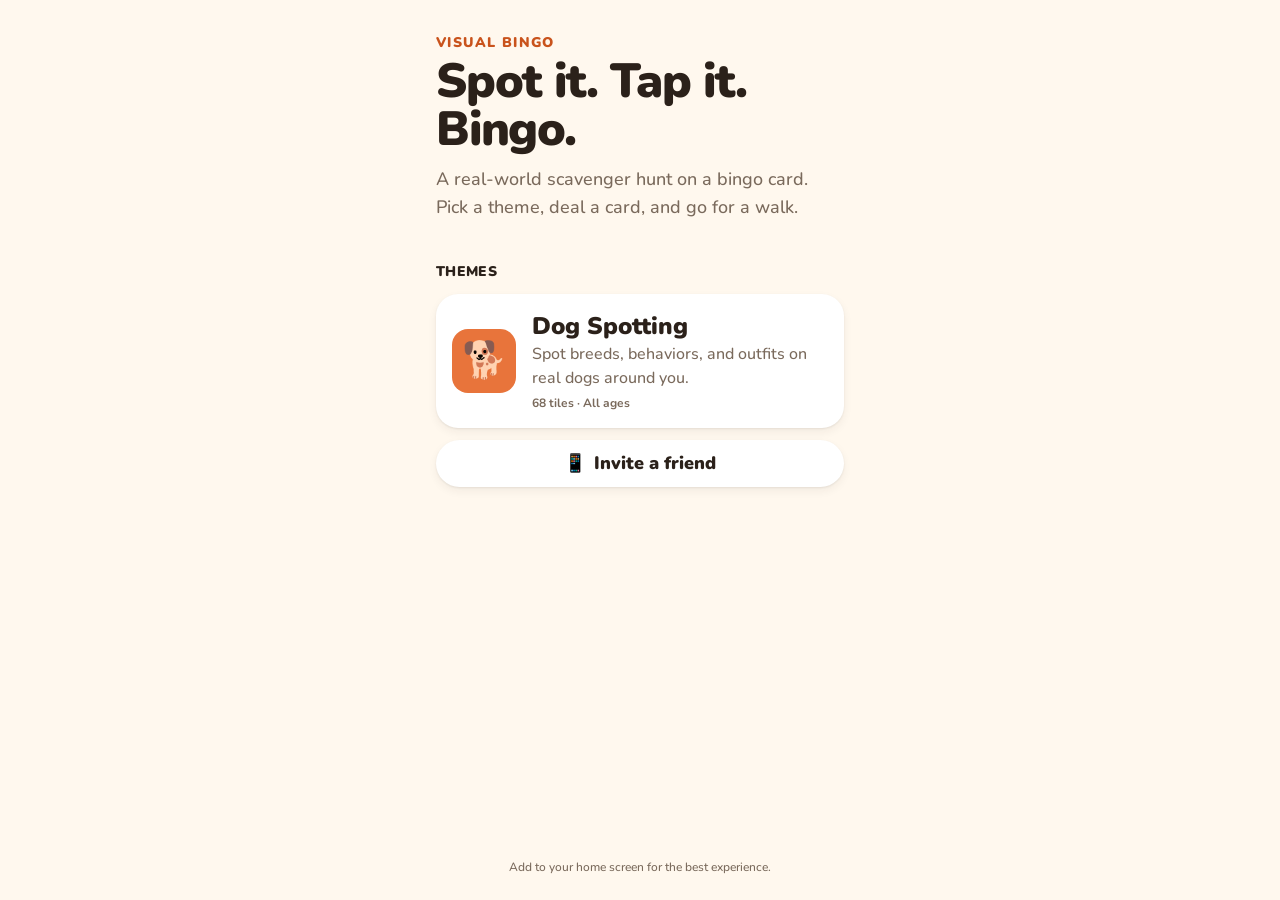
<file: dogbingo/index.html>
<!doctype html>
<html lang="en">
  <head>
    <meta charset="utf-8" />
    <meta
      name="viewport"
      content="width=device-width, initial-scale=1, maximum-scale=1, user-scalable=no, viewport-fit=cover"
    />
    <title>Dog Bingo</title>
    <meta
      name="description"
      content="A real-world visual scavenger hunt: spot dogs, mark your card, shout BINGO."
    />
    <meta name="theme-color" content="#fff8ee" />
    <meta name="apple-mobile-web-app-capable" content="yes" />
    <meta name="apple-mobile-web-app-status-bar-style" content="default" />
    <meta name="apple-mobile-web-app-title" content="Dog Bingo" />
    <link rel="manifest" href="./manifest.webmanifest" />
    <link rel="icon" href="./icon.svg" type="image/svg+xml" />
    <link rel="apple-touch-icon" href="./icon.svg" />
    <link rel="stylesheet" href="./app.css" />
  </head>
  <body>
    <div id="app"></div>
    <script type="module" src="./app.js"></script>
  </body>
</html>
</file>
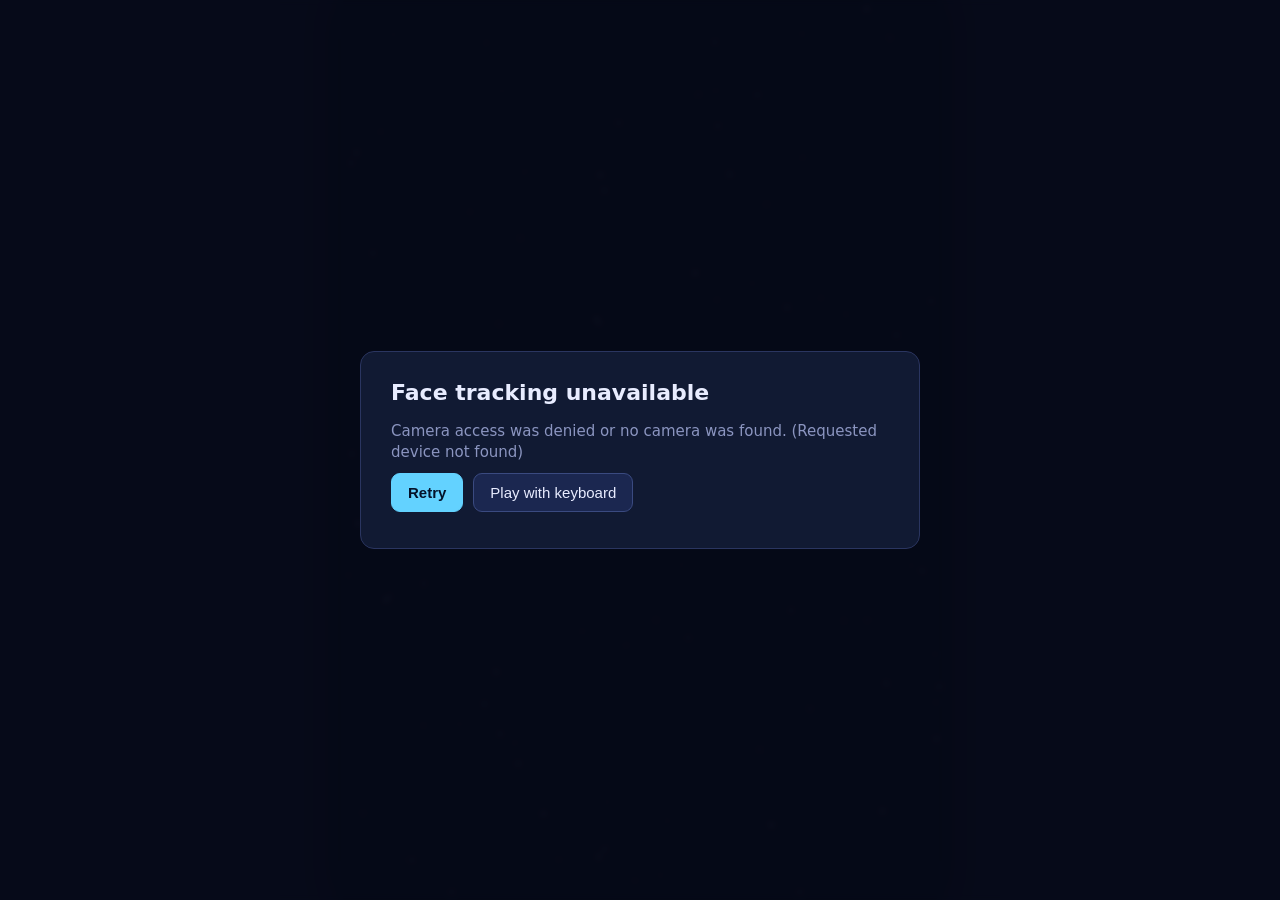
<file: facegame/index.html>
<!DOCTYPE html>
<html lang="en">
<head>
<meta charset="utf-8">
<meta name="viewport" content="width=device-width, initial-scale=1">
<title>Face Pilot</title>
<link rel="icon" href="data:image/svg+xml,%3Csvg xmlns='http://www.w3.org/2000/svg' viewBox='0 0 100 100'%3E%3Ctext y='.9em' font-size='90'%3E🚀%3C/text%3E%3C/svg%3E">
<!-- privacy: all face processing happens in this browser tab. The only network
     requests are the MediaPipe script, WASM and model downloads from CDN.
     No video frames are stored or uploaded. -->
<style>
  :root { --bg:#070b1a; --panel:#111a33; --ink:#e8ecff; --dim:#8b95c0; --accent:#63d2ff; --warn:#ffb347; --good:#7dffb3; --bad:#ff6b8b; }
  * { box-sizing:border-box; }
  html,body { margin:0; height:100%; background:var(--bg); color:var(--ink); font:15px/1.4 system-ui,Segoe UI,Roboto,sans-serif; overflow:hidden; }
  #stage { position:relative; width:100vw; height:100vh; display:flex; align-items:center; justify-content:center; }
  #game { background:#03050f; box-shadow:0 0 40px #000; }
  #video { position:absolute; width:1px; height:1px; opacity:0; pointer-events:none; }
  #preview { position:absolute; right:12px; bottom:12px; width:160px; height:120px; border:1px solid #2a3560; border-radius:8px; background:#000; transform:scaleX(-1); }
  #preview.hidden { display:none; }
  #preview { z-index:20; } /* above the screen overlays, so calibration shows a clear feed */
  #preview.big { width:min(400px,60vw); height:auto; aspect-ratio:4/3; right:50%; bottom:auto; top:max(12px, calc(50vh - 330px)); transform:translateX(50%) scaleX(-1); border-width:2px; box-shadow:0 0 30px #000; }
  .screen.cal-layout { align-items:flex-start; padding-top:max(330px, calc(50vh - 10px)); }
  #hud { position:absolute; left:12px; top:12px; display:flex; flex-direction:column; gap:6px; pointer-events:none; }
  #hud.hidden { display:none; }
  .meter { display:flex; align-items:center; gap:6px; font-size:12px; color:var(--dim); width:275px; }
  .meter .lbl { width:157px; text-align:right; white-space:nowrap; }
  .meter .lbl b { color:var(--ink); font-weight:500; }
  .meter.active .lbl b { color:var(--good); }
  .meter .bar { flex:1; height:10px; background:#1a2447; border-radius:5px; position:relative; overflow:hidden; }
  .meter .fill { height:100%; width:0%; background:var(--accent); transition:width 60ms linear; }
  .meter .thr { position:absolute; top:0; bottom:0; width:2px; background:#fff8; }
  .meter.active .fill { background:var(--good); }
  .meter.disabled { opacity:.35; }
  #score { position:absolute; right:12px; top:12px; text-align:right; font-weight:600; font-size:18px; pointer-events:none; }
  #score.hidden { display:none; }
  #score small { display:block; font-weight:400; color:var(--dim); font-size:12px; }
  .screen { position:absolute; inset:0; display:flex; align-items:center; justify-content:center; background:#070b1acc; backdrop-filter:blur(3px); }
  .screen.hidden { display:none; }
  .card { background:var(--panel); border:1px solid #2a3560; border-radius:14px; padding:26px 30px; width:min(560px,92vw); max-height:92vh; overflow:auto; }
  h1 { margin:0 0 6px; font-size:30px; letter-spacing:.5px; } h2 { margin:0 0 12px; font-size:22px; }
  p { margin:6px 0; color:var(--dim); }
  .row { display:flex; gap:10px; flex-wrap:wrap; margin:10px 0; }
  button { background:#1b2750; color:var(--ink); border:1px solid #3a4a80; border-radius:9px; padding:10px 16px; font-size:15px; cursor:pointer; }
  button:hover { background:#25357a; } button.primary { background:var(--accent); color:#04122a; border-color:var(--accent); font-weight:600; }
  button.small { padding:5px 10px; font-size:13px; }
  label.opt { display:flex; align-items:center; justify-content:space-between; gap:10px; padding:6px 0; border-bottom:1px solid #1d2748; }
  label.opt span { color:var(--dim); } input[type=range] { width:140px; }
  select { background:#1b2750; color:var(--ink); border:1px solid #3a4a80; border-radius:6px; padding:4px; }
  table { width:100%; border-collapse:collapse; } td,th { padding:6px 8px; text-align:left; border-bottom:1px solid #1d2748; } th { color:var(--dim); font-weight:500; }
  .tabs button.on { background:var(--accent); color:#04122a; }
  .big { font-size:52px; font-weight:700; text-align:center; letter-spacing:6px; margin:12px 0; }
  .big span.cur { color:var(--accent); text-decoration:underline; }
  .picker { display:flex; justify-content:center; gap:18px; margin:8px 0 4px; }
  .picker .col { display:flex; flex-direction:column; align-items:center; gap:4px; }
  .picker .col .ch { font-size:44px; font-weight:700; width:56px; text-align:center; line-height:1; padding:6px 0; border-radius:8px; cursor:pointer; }
  .picker .col.cur .ch { color:var(--accent); background:#0b1230; }
  .picker button { width:56px; padding:6px 0; font-size:16px; }
  .progress { height:8px; background:#1a2447; border-radius:4px; overflow:hidden; margin:10px 0; } .progress div { height:100%; background:var(--accent); width:0; }
  .status { font-size:13px; color:var(--dim); }
  .status.ok { color:var(--good); } .status.bad { color:var(--bad); } .status.warn { color:var(--warn); }
  .breath { width:60px; height:60px; margin:18px auto; border-radius:50%; background:var(--accent); animation:breath 8s ease-in-out infinite; }
  @keyframes breath { 0%,100%{transform:scale(.6);opacity:.5} 50%{transform:scale(1.3);opacity:1} }
  #debug { position:absolute; left:12px; bottom:12px; background:#000a; color:#9fb; font:11px/1.3 ui-monospace,monospace; padding:8px; border-radius:6px; max-height:60vh; overflow:auto; width:260px; column-count:2; }
  #debug.hidden { display:none; }
  #debug { z-index:30; } /* readable above the dimmed/blurred overlays */
  #debug .hdr { column-span:all; color:#fff; margin-bottom:4px; }
  .gesture-list li { margin:4px 0; }
  kbd { background:#0b1230; border:1px solid #3a4a80; border-radius:4px; padding:1px 5px; font-size:12px; }
  .reduce-motion * { animation:none !important; }
</style>
</head>
<body>
<div id="stage">
  <canvas id="game" width="600" height="900"></canvas>
  <video id="video" autoplay playsinline muted></video>
  <canvas id="preview" width="400" height="300" class="hidden"></canvas>

  <div id="hud" class="hidden"></div>
  <div id="score" class="hidden"><span id="scoreVal">0</span><small id="scoreSub">Level 1 · ×1.0</small></div>
  <div id="debug" class="hidden"></div>

  <!-- ===== Title ===== -->
  <div id="s-title" class="screen">
    <div class="card">
      <h1>🚀 Face Pilot</h1>
      <p>Fly through the asteroid field using only your face. Six facial exercises, one small ship.</p>
      <p id="camStatus" class="status">Starting camera…</p>
      <div class="row">
        <button class="primary" data-act="play-normal">Play</button>
        <button data-act="play-gentle">Play · Gentle mode</button>
      </div>
      <div class="row">
        <button data-act="tutorial">Tutorial</button>
        <button data-act="calibrate">Calibrate</button>
        <button data-act="leaderboard">Leaderboard</button>
        <button data-act="settings">Settings</button>
        <button data-act="howto">How to play</button>
      </div>
      <p style="font-size:12px">Privacy: your camera feed never leaves this tab. Only the face-tracking model is downloaded.</p>
    </div>
  </div>

  <!-- ===== How to ===== -->
  <div id="s-howto" class="screen hidden">
    <div class="card">
      <h2>How to play</h2>
      <p>Collect ⭐ stars and avoid the rocks. Your face is the controller — the meters on the left show what the camera sees.</p>
      <ul class="gesture-list" id="howtoList"></ul>
      <p>Keyboard twins: <kbd>←</kbd><kbd>→</kbd> steer · <kbd>Z</kbd> boost · <kbd>X</kbd> cannons · <kbd>C</kbd> shield · <kbd>V</kbd> magnet · <kbd>Space</kbd> pause/confirm · <kbd>D</kbd> debug panel</p>
      <p>Level 1 walks you through each gesture. Gentle mode is slower, has no game over, and reminds you to rest.</p>
      <div class="row"><button class="primary hidden" id="howtoStart" data-act="howto-start">Start flying</button><button data-act="title">Back</button></div>
    </div>
  </div>

  <!-- ===== Calibration ===== -->
  <div id="s-cal" class="screen cal-layout hidden">
    <div class="card">
      <h2 id="calTitle">Calibration</h2>
      <p id="calText"></p>
      <div class="progress"><div id="calBar"></div></div>
      <p id="calStatus" class="status"></p>
      <div id="calMeter" class="meter" style="width:100%"><span class="lbl">level</span><div class="bar"><div class="fill"></div></div></div>
      <div class="row" id="calButtons"></div>
    </div>
  </div>

  <!-- ===== Pause ===== -->
  <div id="s-pause" class="screen hidden">
    <div class="card">
      <h2 id="pauseTitle">Paused</h2>
      <p id="pauseText">Open your mouth wide or press Space to resume.</p>
      <ul class="gesture-list" id="pauseLegend" style="font-size:13px"></ul>
      <div class="row">
        <button class="primary" data-act="resume">Resume</button>
        <button id="skipTutorial" class="hidden" data-act="skip-tutorial">Skip tutorial</button>
        <button data-act="calibrate">Recalibrate</button>
        <button data-act="quit">Quit</button>
      </div>
    </div>
  </div>

  <!-- ===== Rest ===== -->
  <div id="s-rest" class="screen hidden">
    <div class="card" style="text-align:center">
      <h2>Rest your face</h2>
      <p>Let everything relax. Breathe with the dot.</p>
      <div class="breath"></div>
      <p id="restCount" class="status">15</p>
    </div>
  </div>

  <!-- ===== Game over ===== -->
  <div id="s-over" class="screen hidden">
    <div class="card">
      <h2 id="overTitle">Run complete</h2>
      <table id="overTable"></table>
      <div id="nameEntry" class="hidden">
        <p>New top-10 score! Pick your initials with the buttons (or arrow keys / Enter).</p>
        <div class="big" id="nameBig"></div>
        <div class="row" style="justify-content:center"><button class="primary" data-act="name-save">Save score</button></div>
      </div>
      <div class="row">
        <button class="primary" data-act="replay">Play again</button>
        <button data-act="leaderboard">Leaderboard</button>
        <button data-act="title">Title</button>
      </div>
    </div>
  </div>

  <!-- ===== Leaderboard ===== -->
  <div id="s-board" class="screen hidden">
    <div class="card">
      <h2>Leaderboard</h2>
      <div class="row tabs"><button id="tabNormal" class="on" data-act="board-normal">Normal</button><button id="tabGentle" data-act="board-gentle">Gentle</button></div>
      <table id="boardTable"></table>
      <div class="row"><button class="primary" data-act="title">Back</button></div>
    </div>
  </div>

  <!-- ===== Settings ===== -->
  <div id="s-settings" class="screen hidden">
    <div class="card">
      <h2>Settings</h2>
      <div id="settingsBody"></div>
      <div class="row">
        <button class="primary" data-act="title">Done</button>
        <button data-act="reset-boards">Reset leaderboards</button>
        <button data-act="reset-all">Reset all data</button>
      </div>
    </div>
  </div>

  <!-- ===== Error ===== -->
  <div id="s-error" class="screen hidden">
    <div class="card">
      <h2>Face tracking unavailable</h2>
      <p id="errText"></p>
      <div class="row">
        <button class="primary" data-act="retry">Retry</button>
        <button data-act="keyboard-mode">Play with keyboard</button>
      </div>
    </div>
  </div>
</div>

<script type="module">
/* =====================================================================
   0. CONSTANTS
   ===================================================================== */
const MP_VERSION = '0.10.14';
const MP_CDN = `https://cdn.jsdelivr.net/npm/@mediapipe/tasks-vision@${MP_VERSION}`;
const MP_WASM = `${MP_CDN}/wasm`;
const MP_MODEL = 'https://storage.googleapis.com/mediapipe-models/face_landmarker/face_landmarker/float16/1/face_landmarker.task';
const W = 600, H = 900;
const $ = id => document.getElementById(id);
const clamp = (v, a, b) => Math.max(a, Math.min(b, v));
const now = () => performance.now();

// Gesture definitions (§3 of DESIGN.md). raw(bs, s) returns the raw blendshape score.
const GESTURES = [
  { id:'smile',  label:'smile',  type:'hold',      on:.45, off:.30, minHold:100, cooldown:0,    bilateral:['mouthSmileLeft','mouthSmileRight'], key:'KeyZ' },
  { id:'brow',   label:'brow',   type:'momentary', on:.50, off:.30, minHold:80,  cooldown:450,  bilateral:['browOuterUpLeft','browOuterUpRight'], primary:'browInnerUp', key:'KeyX' },
  { id:'eyes',   label:'eyes',   type:'longhold',  on:.70, off:.50, minHold:600, cooldown:1500, bilateral:['eyeBlinkLeft','eyeBlinkRight'], combine:'min', key:'Space' },
  { id:'pucker', label:'pucker', type:'analog',    on:.35, off:.20, minHold:0,   cooldown:0,    single:'mouthPucker', key:null },
  { id:'cheek',  label:'cheek',  type:'momentary', on:.45, off:.25, minHold:150, cooldown:3000, single:'cheekPuff', geo:true, key:'KeyC' },
  { id:'mouth',  label:'mouth',  type:'momentary', on:.55, off:.35, minHold:250, cooldown:2000, single:'jawOpen', key:'KeyV' },
];
const ACTIONS = ['boost','shield','magnet','steer','blast','pause'];
const ACTION_COOLDOWN = { blast:450, shield:3000, magnet:2000, pause:1000 }; // cooldown belongs to the action, so remapping keeps the feel
const GESTURE_INFO = {
  smile:  { emoji:'😊', name:'Smile',        how:'Smile and hold it' },
  brow:   { emoji:'😮', name:'Eyebrows up',  how:'Raise your eyebrows' },
  eyes:   { emoji:'😌', name:'Eyes closed',  how:'Gently close both eyes for a moment' },
  pucker: { emoji:'😗', name:'Pucker',       how:'Pucker your lips and turn your head' },
  cheek:  { emoji:'😤', name:'Cheek puff',   how:'Puff out your cheeks' },
  mouth:  { emoji:'😲', name:'Mouth open',   how:'Open your mouth wide' },
};
const ACTION_INFO = {
  boost:  { name:'Boost',  desc:'speed up and grow your score multiplier' },
  shield: { name:'Shield', desc:'a bubble that protects you for 1.5 s' },
  magnet: { name:'Magnet', desc:'pull nearby stars to you for 2 s' },
  steer:  { name:'Steer',  desc:'move the ship left and right' },
  blast:  { name:'Cannons', desc:'fire both cannons straight ahead' },
  pause:  { name:'Pause',  desc:'pause or resume the game' },
};
const gestureFor = action => Object.keys(DEFAULT_MAP).find(g => settings.map[g] === action);
const hintFor = action => { const g = gestureFor(action); return g ? `${GESTURE_INFO[g].emoji} ${GESTURE_INFO[g].how} to ${ACTION_INFO[action].name.toLowerCase()}` : ''; };
const DEFAULT_MAP = { smile:'boost', brow:'blast', eyes:'pause', pucker:'steer', cheek:'shield', mouth:'magnet' };

const LEVELS = [
  // Each level has its own look (hue), name and hazard mix so they feel distinct.
  { name:'Open Lane',     hue:200, dur:35, speed:.9,  rocks:7,  stars:0,  feat:'steer', gemChance:0, steerOnly:true }, // just weave: rocks only
  { name:'Asteroid Belt', hue:220, dur:40, speed:1.0, rocks:4,  stars:8,  feat:'boost' },
  { name:'Gem Field',     hue:320, dur:40, speed:1.0, rocks:8,  stars:4,  feat:'magnet', gemChance:.8 }, // mostly gem rocks
  { name:'Solar Wind',    hue:35,  dur:40, speed:1.1, rocks:5,  stars:10, feat:'boost', drift:true },
  { name:'Debris Field',  hue:280, dur:45, speed:1.2, rocks:8,  stars:8,  feat:'blast', walls:true, small:true },
  { name:'Meteor Shower', hue:5,   dur:45, speed:1.3, rocks:9,  stars:8,  feat:'shield', fast:true },
  { name:'Star Stream',   hue:160, dur:50, speed:1.4, rocks:6,  stars:14, feat:'magnet', streams:true },
  { name:'The Cluster',   hue:300, dur:50, speed:1.5, rocks:10, stars:12, feat:null, walls:true, clusters:true },
  { name:'Comet Alley',   hue:190, dur:60, speed:1.7, rocks:12, stars:12, feat:null, walls:true, comets:true },
];
function levelDef(n) { // 1-based
  if (n <= LEVELS.length) return LEVELS[n-1];
  const k = n - LEVELS.length;
  return { name:`Deep Space ${k}`, hue:(k*47)%360, dur:60, speed:1.7 + .15*k, rocks:12+k, stars:12+k, feat:null, walls:true, comets:true, clusters:true, fast:k>2 };
}
const GENTLE = { thr:.75, speed:.6, density:.5, hitbox:.7, hold:.75, cooldown:1.5, restEvery:90, restFor:15, maxLevel:8 };

/* =====================================================================
   1. PERSISTENCE
   ===================================================================== */
const Store = {
  get(k, d) { try { const v = localStorage.getItem('facepilot.'+k); return v ? JSON.parse(v) : d; } catch { return d; } },
  set(k, v) { try { localStorage.setItem('facepilot.'+k, JSON.stringify(v)); } catch {} },
  del(k) { try { localStorage.removeItem('facepilot.'+k); } catch {} },
};
const defaultSettings = () => ({
  sens: Object.fromEntries(GESTURES.map(g=>[g.id,1])),
  enabled: Object.fromEntries(GESTURES.map(g=>[g.id,true])),
  map: { ...DEFAULT_MAP },
  asym: 'max', eyeMode:'both', steerMode:'pucker', invertSteer:false,
  preview:true, sound:true, reduceMotion:false, keyboardOnly:false,
});
let settings = { ...defaultSettings(), ...Store.get('settings.v2', {}) };
let calibration = Store.get('calibration.v1', null); // {neutral:{}, max:{}, date}

/* =====================================================================
   2. AUDIO (procedural)
   ===================================================================== */
const Audio = (() => {
  let ctx = null;
  const ensure = () => { if (!ctx) ctx = new (window.AudioContext||window.webkitAudioContext)(); if (ctx.state==='suspended') ctx.resume(); return ctx; };
  function tone(freq, dur, type='sine', gain=.12, slide=0) {
    if (!settings.sound) return;
    try {
      const c = ensure(), o = c.createOscillator(), g = c.createGain();
      o.type = type; o.frequency.setValueAtTime(freq, c.currentTime);
      if (slide) o.frequency.exponentialRampToValueAtTime(Math.max(20,freq+slide), c.currentTime+dur);
      g.gain.setValueAtTime(gain, c.currentTime); g.gain.exponentialRampToValueAtTime(.0001, c.currentTime+dur);
      o.connect(g).connect(c.destination); o.start(); o.stop(c.currentTime+dur);
    } catch {}
  }
  return {
    unlock: ensure,
    star: () => tone(880, .12, 'triangle', .08, 400),
    blast: () => tone(120, .25, 'sawtooth', .15, -80),
    shield: () => { tone(520,.15,'sine',.1); setTimeout(()=>tone(780,.2,'sine',.1),80); },
    magnet: () => tone(1200,.3,'sine',.06,600),
    hit: () => tone(90,.4,'square',.15,-60),
    pause: () => tone(440,.1,'square',.06),
    level: () => { [523,659,784].forEach((f,i)=>setTimeout(()=>tone(f,.2,'triangle',.1),i*110)); },
    success: () => { [523,659,784,1047].forEach((f,i)=>setTimeout(()=>tone(f,.28,'triangle',.12),i*120)); setTimeout(()=>tone(1319,.5,'sine',.08),520); },
    shot: () => tone(900,.08,'square',.05,-500),
    explode: (big) => { tone(big?70:110, big?.6:.35, 'sawtooth', .18, -60); tone(big?220:320, .15, 'square', .08, -200); },
    ebullet: () => { tone(1400,.12,'sawtooth',.05,-900); tone(700,.1,'square',.03,-400); },
    hit2: () => tone(500,.09,'square',.07,300),
    boostTick: () => tone(300,.05,'sine',.03),
  };
})();

/* =====================================================================
   3. CAMERA + FACE LANDMARKER
   ===================================================================== */
const video = $('video');
const Face = {
  ready:false, running:false, landmarker:null, faceFound:false, lastSeen:0,
  bs:{}, yaw:0, inferMs:0, fps:0, _frames:0, _fpsT:0, _lastVideoT:-1, error:null,
  async start() {
    this.error = null;
    try {
      const stream = await navigator.mediaDevices.getUserMedia({ video:{ width:640, height:480, facingMode:'user' }, audio:false });
      video.srcObject = stream; await video.play();
    } catch (e) { throw new Error('Camera access was denied or no camera was found. ('+(e.message||e)+')'); }
    let mod;
    try {
      const timeout = new Promise((_,rej)=>setTimeout(()=>rej(new Error('Timed out loading the face-tracking library')),15000));
      mod = await Promise.race([import(MP_CDN), timeout]);
      const vision = await mod.FilesetResolver.forVisionTasks(MP_WASM);
      const make = delegate => mod.FaceLandmarker.createFromOptions(vision, {
        baseOptions:{ modelAssetPath:MP_MODEL, delegate }, runningMode:'VIDEO', numFaces:1,
        outputFaceBlendshapes:true, outputFacialTransformationMatrixes:true });
      try { this.landmarker = await Promise.race([make('GPU'), timeout]); }
      catch (e) { console.warn('GPU delegate failed, falling back to CPU', e); this.landmarker = await make('CPU'); }
    } catch (e) { throw new Error("Couldn't load face tracking — check your connection. ("+(e.message||e)+')'); }
    this.ready = true; this.running = true; this._loop();
  },
  _loop() {
    if (!this.running) return;
    requestAnimationFrame(()=>this._loop());
    if (document.hidden || video.readyState < 2) return;
    if (video.currentTime === this._lastVideoT) return;
    this._lastVideoT = video.currentTime;
    const t0 = now();
    let res;
    try { res = this.landmarker.detectForVideo(video, t0); } catch (e) { console.warn(e); return; }
    this.inferMs = this.inferMs*.9 + (now()-t0)*.1;
    this._frames++; if (t0 - this._fpsT > 1000) { this.fps = this._frames; this._frames = 0; this._fpsT = t0; }
    if (res.faceBlendshapes && res.faceBlendshapes.length) {
      this.faceFound = true; this.lastSeen = t0;
      const bs = {}; for (const c of res.faceBlendshapes[0].categories) bs[c.categoryName] = c.score;
      this.bs = bs;
      const lm = res.faceLandmarks[0];
      // yaw proxy from landmark geometry: nose tip (1) vs cheek edges (234 left, 454 right). Negative = user turned to their right.
      const l = lm[234], r = lm[454], n = lm[1];
      this.yaw = ((n.x - (l.x+r.x)/2) / Math.max(1e-3, (r.x-l.x))) * 2; // ≈ -1..1
      this.landmarks = lm;
    } else if (t0 - this.lastSeen > 400) { this.faceFound = false; this.landmarks = null; }
    drawPreview();
  },
};
const preview = $('preview'), pctx = preview.getContext('2d');
function drawPreview() {
  if (preview.classList.contains('hidden')) return;
  const PW = preview.width, PH = preview.height;
  pctx.drawImage(video, 0, 0, PW, PH);
  if (Face.landmarks && (debugOn || Cal.active)) { pctx.fillStyle = '#7dffb3'; for (let i=0;i<Face.landmarks.length;i+=2) { const p=Face.landmarks[i]; pctx.fillRect(p.x*PW, p.y*PH, 2, 2); } }
  pctx.strokeStyle = Face.faceFound ? '#7dffb3' : '#ff6b8b'; pctx.lineWidth = 6; pctx.strokeRect(2,2,PW-4,PH-4);
}

/* =====================================================================
   4. GESTURE DETECTOR (pure: blendshapes + calibration + settings + time → states)
   ===================================================================== */
// Cheek-puff blendshape is weak on many faces; add a geometric term (cheek width vs. face width) that
// calibration removes the offset of via the neutral sample.
function cheekGeo() {
  const lm = Face.landmarks; if (!lm) return 0;
  // reference: outer eye corners (don't move when puffing); signal: cheek contour width (bulges outward)
  const ref = Math.hypot(lm[263].x - lm[33].x, lm[263].y - lm[33].y) || 1e-3;
  const w1 = Math.hypot(lm[323].x - lm[93].x, lm[323].y - lm[93].y), w2 = Math.hypot(lm[361].x - lm[132].x, lm[361].y - lm[132].y);
  return ((w1 + w2) / 2 / ref) * 4; // ~4% widening ≈ +0.25
}
// ---- learned cheek-puff model: calibration compares ALL face stats (52 blendshapes + 8 geometry ratios)
// between the neutral pose and the puffed pose and builds a Fisher-style weighted projection.
let _featKeys = null;
function featKeys(bs) { if (!_featKeys && bs && Object.keys(bs).length) _featKeys = Object.keys(bs).sort(); return _featKeys || []; }
function featVec(bs = Face.bs) {
  const v = featKeys(bs).map(k => bs[k] || 0), lm = Face.landmarks;
  if (lm) { const ref = Math.hypot(lm[263].x-lm[33].x, lm[263].y-lm[33].y) || 1e-3, D = (a,b) => Math.hypot(lm[a].x-lm[b].x, lm[a].y-lm[b].y)/ref;
    v.push(D(93,323), D(132,361), D(61,291), D(13,14), D(48,278), D(50,280), D(205,425), D(10,152)); }
  else v.push(0,0,0,0,0,0,0,0);
  return v;
}
function featStats(rows) {
  const m = rows[0].map((_,i)=>rows.reduce((s,r)=>s+r[i],0)/rows.length);
  const sd = m.map((mi,i)=>Math.sqrt(rows.reduce((s,r)=>s+(r[i]-mi)**2,0)/rows.length));
  return { m, sd };
}
function buildModel(neutralRows, poseRows) {
  const { m: m0, sd: sd0 } = featStats(neutralRows), { m: m1 } = featStats(poseRows);
  const diff = m1.map((v,i)=>v-m0[i]);
  const w = diff.map((d,i)=> d/(sd0[i]+.02)); // separation over noise: features that barely move at rest but shift when puffed dominate
  const scale = diff.reduce((s,d,i)=>s+w[i]*d, 0) || 1;
  return { m0, w, scale, n: m0.length };
}
function modelScore(model, x) { if (!model || x.length !== model.n) return 0; let s = 0; for (let i=0;i<model.n;i++) s += model.w[i]*(x[i]-model.m0[i]); return s/model.scale; } // 0 = neutral, 1 = calibrated puff
function zLift(stats, x) { // direction-agnostic "how far from neutral" in noise units, for the calibration hold detector
  if (!stats || x.length !== stats.m.length) return 0; let s = 0; for (let i=0;i<x.length;i++) { const z = (x[i]-stats.m[i])/(stats.sd[i]+.02); s += z*z; }
  return Math.max(0, Math.sqrt(s/x.length) - 1.5) / 4;
}
function rawScore(g, bs) {
  if (g.geo) { const model = calibration?.cheekModel || Cal.cheekModel; if (model) return modelScore(model, featVec(bs)); }
  if (g.single) return (bs[g.single] || 0) + (g.geo ? cheekGeo() : 0);
  const [L, R] = g.bilateral.map(k => bs[k] || 0);
  if (g.id === 'eyes') { const m = settings.eyeMode; if (m==='left') return L; if (m==='right') return R; return Math.min(L,R); }
  let v; const a = settings.asym;
  v = a==='mean' ? (L+R)/2 : a==='left' ? L : a==='right' ? R : Math.max(L,R);
  if (g.primary) v = Math.max(v, bs[g.primary] || 0);
  return v;
}
function normScore(g, raw) {
  if (!calibration) return raw;
  const n = calibration.neutral[g.id] ?? 0, m = calibration.max[g.id] ?? 1, sign = calibration.sign?.[g.id] ?? 1;
  return clamp(((raw - n) * sign) / Math.max(.06, (m - n) * sign), 0, 1); // sign learned in calibration: handles signals that go *down* for a gesture
}
class GestureDetector {
  constructor() { this.state = {}; for (const g of GESTURES) this.state[g.id] = { norm:0, raw:0, above:false, since:0, fired:false, cdUntil:0, progress:0 }; this.events = []; }
  thresholds(g) {
    const s = settings.sens[g.id] || 1, gm = game.gentle ? GENTLE.thr : 1;
    const cd = ACTION_COOLDOWN[settings.map[g.id]] ?? g.cooldown;
    return { on: g.on/s*gm, off: g.off/s*gm, hold: g.minHold*(game.gentle?GENTLE.hold:1), cd: cd*(game.gentle?GENTLE.cooldown:1) };
  }
  update(bs, t) {
    this.events = [];
    for (const g of GESTURES) {
      const st = this.state[g.id];
      if (!settings.enabled[g.id] || !Face.faceFound) { if (st.above) { st.above=false; this.events.push({g:g.id,type:'end'}); } st.norm=0; st.progress=0; continue; }
      st.raw = rawScore(g, bs); st.norm = normScore(g, st.raw);
      const th = this.thresholds(g);
      if (!st.above && st.norm >= th.on && t >= st.cdUntil) { st.above = true; st.since = t; st.fired = false; this.events.push({g:g.id,type:'start'}); }
      else if (st.above && st.norm < th.off) { st.above = false; st.progress = 0; this.events.push({g:g.id,type:'end'}); }
      if (st.above) {
        const held = t - st.since;
        st.progress = th.hold ? clamp(held/th.hold, 0, 1) : 1;
        if (!st.fired && held >= th.hold) { st.fired = true; st.cdUntil = t + th.cd; this.events.push({g:g.id,type:'fire'}); }
      }
    }
    return this.events;
  }
  active(id) { const st = this.state[id]; return st.above && st.fired; }
}
const detector = new GestureDetector();

/* =====================================================================
   5. INPUT BUS (merges gestures + keyboard)
   ===================================================================== */
const keys = new Set(), pressed = new Set(); // pressed: keydowns since last frame (so quick taps are never missed)
const Input = {
  steer:0, boost:0, fires:[], // fires: action names fired this frame
  update(t) {
    this.fires = [];
    const evs = Face.ready && !settings.keyboardOnly ? detector.update(Face.bs, t) : [];
    const prio = { pause:0, shield:1, blast:2, magnet:3 };
    const fired = new Set();
    for (const e of evs) if (e.type==='fire') { const a = settings.map[e.g]; if (a && a!=='boost' && a!=='steer') fired.add(a); }
    // keyboard twins
    for (const g of GESTURES) if (g.key && pressed.has(g.key)) { const a = settings.map[g.id]; if (a && a!=='boost' && a!=='steer') fired.add(a); }
    pressed.clear();
    this.fires = [...fired].sort((a,b)=>(prio[a]??9)-(prio[b]??9));
    // continuous
    const boostG = Object.keys(settings.map).find(k=>settings.map[k]==='boost');
    const boostKey = GESTURES.find(g=>g.id===boostG)?.key;
    this.boost = (boostG && detector.active(boostG)) ? detector.state[boostG].norm : (boostKey && keys.has(boostKey)) ? 1 : 0;
    const steerG = Object.keys(settings.map).find(k=>settings.map[k]==='steer');
    let s = 0;
    if (keys.has('ArrowLeft')) s = -1; else if (keys.has('ArrowRight')) s = 1;
    else if (Face.ready && Face.faceFound && !settings.keyboardOnly) {
      const gate = settings.steerMode==='yaw' || (steerG && detector.state[steerG].above);
      if (gate) { let y = -Face.yaw; if (Math.abs(y) < .14) y = 0; s = clamp(y*3, -1, 1); }
    }
    this.steer = settings.invertSteer ? -s : s;
  },
};
window.addEventListener('keydown', e => {
  if (e.repeat) return; keys.add(e.code); pressed.add(e.code); Audio.unlock();
  if (e.code==='KeyD') { debugOn = !debugOn; $('debug').classList.toggle('hidden', !debugOn); }
  if (e.code==='Space') e.preventDefault();
  UI.key(e.code);
});
window.addEventListener('keyup', e => keys.delete(e.code));

/* =====================================================================
   6. GAME
   ===================================================================== */
const game = {
  mode:'title', gentle:false, level:1, levelT:0, score:0, mult:1, lives:3, combo:0, runT:0,
  ship:{ x:W/2, y:H*.78, vx:0, r:18 }, ents:[], fx:[],
  shieldUntil:0, magnetUntil:0, lastRest:0, hitFlash:0, invuln:0, spawnAcc:{rocks:0,stars:0}, speed:1,
  counts:{}, formBonus:0, lastBoostTick:0, paused:false, over:false, lastNear:0,
};
function newRun(gentle) {
  Object.assign(game, { mode:'play', gentle, level:1, levelT:0, score:0, mult:1, lives:3, combo:0, runT:0,
    ents:[], fx:[], shieldUntil:0, magnetUntil:0, lastRest:0, hitFlash:0, invuln:0, spawnAcc:{rocks:0,stars:0},
    counts:{}, formBonus:0, paused:false, over:false, lastNear:0, lastActionT:0, tutorial:null, nextUfo: now()+20000, shake:0, boostLerp:0 });
  game.ship = { x:W/2, y:H*.78, vx:0, r:18 };
  game.tutorialIdx = 0; setHint(`Open Lane — just weave! ${hintFor('steer')}`, 9);
  Audio.level();
}
function setHint(text, secs) { game.hint = text; game.hintUntil = game.runT + secs; }

/* ---------- Interactive tutorial: one step per control, must be performed to advance ---------- */
const TUTORIAL_STEPS = [
  { action:'steer',  title:'Steering',   goal:'Fly into the left zone, then the right zone', need:2,
    setup(){ this.left=false; this.right=false; },
    check(){ const x=game.ship.x; if (x<130) this.left=true; if (x>W-130) this.right=true; return (this.left?1:0)+(this.right?1:0); } },
  { action:'boost',  title:'Boost',      goal:'Hold it for 2 seconds', need:2,
    setup(){ this.held=0; }, check(dt){ if (Input.boost>0) this.held+=dt; return Math.min(2,this.held); }, fmt:v=>`${v.toFixed(1)} / 2 s` },
  { action:'shield', title:'Shield',     goal:'Raise your shield twice', need:2,
    setup(){ this.n=game.counts.shield||0; }, check(){ return Math.min(2,(game.counts.shield||0)-this.n); } },
  { action:'blast',  title:'Cannons',    goal:'Shoot the two rocks ahead — line them up by steering', need:2,
    setup(){ this.rocks=[]; const cx = clamp(game.ship.x, 80, W-80); for (const x of [cx-40, cx+40]) { spawnRock(x, game.ship.y-260, 26, 0); this.rocks.push(game.ents[game.ents.length-1]); } },
    check(){ return this.rocks.filter(r=>r.dead||!game.ents.includes(r)).length; },
    teardown(){ for (const r of this.rocks||[]) r.dead=true; } },
  { action:'magnet', title:'Star magnet', goal:'Pull in the stars beside you', need:3,
    setup(){ this.c=game.combo; this.spawn(); },
    spawn(){ const sx = game.ship.x, sy = game.ship.y; for (const [x,y] of [[sx-170,sy-120],[sx+170,sy-120],[sx,sy-230]]) spawnStar(clamp(x,20,W-20),y,0); },
    check(){ const got = Math.min(3, game.combo-this.c); if (got < 3 && !game.ents.some(e=>e.t==='star')) this.spawn(); return got; },
    teardown(){ for (const e of game.ents) if (e.t==='star') e.dead=true; } },
  { action:'pause',  title:'Pause',      goal:'Pause the game, then resume it', need:2,
    setup(){ this.paused=false; this.resumed=false; },
    check(){ return (this.paused?1:0)+(this.resumed?1:0); } },
];
function startTutorial(afterMode) {
  newRun(false); game.tutorial = { i:-1, after:afterMode, done:0 }; game.hint = ''; game.hintUntil = 0;
  nextTutorialStep();
}
function nextTutorialStep() {
  const tu = game.tutorial; const prev = TUTORIAL_STEPS[tu.i]; if (prev?.teardown) prev.teardown();
  tu.i++; tu.flash = game.runT + 1.2;
  if (tu.i >= TUTORIAL_STEPS.length) { game.tutorial = null; Store.set('seenTutorial', true); fx('text', W/2, H*.4, "You're ready!", '#7dffb3'); Audio.level(); game.counts = {}; game.combo = 0; game.ents = []; game.score = 0; newRun(tu.after === 'gentle'); return; }
  const s = TUTORIAL_STEPS[tu.i]; s.setup(); tu.progress = 0; Audio.level();
}
function tutorialUpdate(dt) {
  const tu = game.tutorial, s = TUTORIAL_STEPS[tu.i]; if (!s) return;
  tu.progress = s.check(dt);
  if (tu.progress >= s.need) { fx('text', game.ship.x, game.ship.y-70, 'Nice!', '#7dffb3'); nextTutorialStep(); }
}
function skipTutorial() { const tu = game.tutorial; if (!tu) return; game.tutorial = null; Store.set('seenTutorial', true); newRun(tu.after === 'gentle'); UI.show(null); }
const rnd = (a,b) => a + Math.random()*(b-a);
function spawnRock(x, y, r, vy, vx=0, gem=false) { game.ents.push({ t:'rock', gem, x, y, r, vy, vx, rot:rnd(0,6.28), vr:rnd(-1.5,1.5), pts:Array.from({length:gem?6:7+Math.floor(rnd(0,4))},()=>gem?rnd(.85,1.1):rnd(.7,1.15)) }); }
function spawnGem(x, y, vx, vy, val=15, col='#ff8ae2') { game.ents.push({ t:'gem', x, y, r:9, vx, vy, val, col, ph:rnd(0,6.28), rot:rnd(0,6.28), vr:rnd(-3,3) }); }
function burstPoints(x, y) { // saucer kill: big bang + a shower of golden point pickups
  explode(x, y, 48, '#ffd166', true);
  const n = 10 + Math.floor(rnd(0,4));
  for (let i=0;i<n;i++) { const a = rnd(0,6.283), s = rnd(60,160); spawnGem(x, y, Math.cos(a)*s, Math.sin(a)*s*.6 + 40, 25, '#ffd166'); }
  fx('text', x, y-60, '+150', '#ffd166'); fx('text', x, y-30, 'POINTS!', '#fff');
}
function burstGems(rock) { // gem rock shatters into collectable gems that drift apart slowly
  rock.dead = true; explode(rock.x, rock.y, rock.r*.8, '#ff8ae2');
  const n = 5 + Math.floor(rnd(0,3));
  for (let i=0;i<n;i++) { const a = rnd(0,6.283), s = rnd(30,90); spawnGem(rock.x, rock.y, Math.cos(a)*s, Math.max(30, rock.vy*.5) + Math.sin(a)*s*.5); }
  fx('text', rock.x, rock.y-40, 'Gems!', '#ff8ae2');
}
function spawnStar(x, y, vy) { game.ents.push({ t:'star', x, y, r:11, vy, vx:0, ph:rnd(0,6.28) }); }
function addScore(n, form=false) {
  if (form) { n = Math.round(n*1.5); game.formBonus++; }
  game.score += Math.round(n);
}
function gestureForm(action) { // was the triggering gesture near the player's max? (form bonus)
  const gid = Object.keys(settings.map).find(k=>settings.map[k]===action);
  return gid ? detector.state[gid].norm >= .9 : false;
}
function updateGame(dt, t) {
  const L = levelDef(game.level), gm = game.gentle;
  // boost doubles the level speed: ramps up in ~0.3 s, eases back to cruise over ~1 s when released
  { const target = Input.boost > 0 ? 1 : 0, cur = game.boostLerp ?? 0, rate = target > cur ? dt/0.3 : dt/1.0;
    game.boostLerp = target > cur ? Math.min(target, cur + rate) : Math.max(target, cur - rate); }
  game.speed = L.speed * (gm ? GENTLE.speed : 1) * (1 + game.boostLerp);
  game.runT += dt; if (!game.tutorial) game.levelT += dt;
  if (game.tutorial) tutorialUpdate(dt);
  // level progression
  if (!game.tutorial && game.levelT >= L.dur) {
    addScore(200); game.level++; game.levelT = 0; Audio.level();
    const NL = levelDef(game.level);
    fx('text', W/2, H*.4, `Level ${game.level} · ${NL.name}`, `hsl(${NL.hue},80%,70%)`);
    setHint(NL.feat ? `${NL.name} — ${hintFor(NL.feat)}` : `${NL.name} — use everything you've learned!`, 8);
    if (gm && game.level > GENTLE.maxLevel) { endRun(true); return; }
  }
  // level-1 tutorial: walk through every action, one hint at a time
  if (game.level === 2 && !game.tutorial && game.runT >= game.hintUntil) {
    const order = ['boost','blast','shield','magnet','pause'];
    if (game.tutorialIdx < order.length) { setHint(hintFor(order[game.tutorialIdx++]), 7); }
  }
  // gentle rest
  if (gm && !game.tutorial && game.runT - game.lastRest >= GENTLE.restEvery) { game.lastRest = game.runT; startRest(); return; }
  // actions
  for (const a of Input.fires) {
    if (gm && t - game.lastActionT < 2000 && a !== 'pause' && game.lastAction && game.lastAction !== a) { /* gentle: never demand two gestures within 2 s — still allow, just no penalty */ }
    game.counts[a] = (game.counts[a]||0)+1; game.lastAction = a; game.lastActionT = t;
    if (a==='pause') { pauseGame('Paused'); return; }
    if (a==='shield') { game.shieldUntil = t + 1500; Audio.shield(); fx('ring', game.ship.x, game.ship.y, 60, '#63d2ff'); }
    if (a==='magnet') { game.magnetUntil = t + 2000; Audio.magnet(); }
    if (a==='blast') { // twin cannons: one shot from each side of the ship, straight ahead
      Audio.shot(); const form = gestureForm('blast');
      for (const dx of [-16, 16]) game.ents.push({ t:'shot', x:game.ship.x+dx, y:game.ship.y-10, r:5, vy:-820, vx:game.ship.vx*.15, form });
      fx('burst', game.ship.x-16, game.ship.y-14, 6, '#ffb347'); fx('burst', game.ship.x+16, game.ship.y-14, 6, '#ffb347');
    }
  }
  // boost multiplier
  if (Input.boost > 0) { game.mult = Math.min(3, game.mult + .1*dt); if (t - game.lastBoostTick > 1000) { game.lastBoostTick = t; Audio.boostTick(); } }
  // ship
  const sh = game.ship; const target = Input.steer * 420;
  sh.vx += (target - sh.vx) * Math.min(1, dt*8);
  if (Input.steer === 0) sh.vx += ((W/2 - sh.x)*.4 - sh.vx) * Math.min(1, dt*1.2); // drift back to center
  sh.x = clamp(sh.x + sh.vx*dt, 30, W-30);
  // spawning
  const dens = game.tutorial ? 0 : gm ? GENTLE.density : 1;
  game.spawnAcc.rocks += dt * L.rocks/10 * dens; game.spawnAcc.stars += dt * L.stars/10 * (game.tutorial ? 0 : 1);
  const baseV = 220 * L.speed * (gm ? GENTLE.speed : 1); // boost is applied live to every scrolling object below, not baked in at spawn
  while (game.spawnAcc.rocks >= 1) {
    game.spawnAcc.rocks--;
    if (L.walls && Math.random() < .25) { const gap = rnd(80, W-80); for (let x=30;x<W;x+=70) if (Math.abs(x-gap) > 75) spawnRock(x, -40, 24, baseV); }
    else if (L.clusters && Math.random() < .25) { const cx = rnd(80,W-80), cy=-60; for (let i=0;i<4;i++) spawnRock(cx+rnd(-50,50), cy+rnd(-40,40), rnd(14,22), baseV*.9, rnd(-20,20)); }
    else if (L.comets && Math.random() < .3) { const fromLeft = Math.random()<.5; spawnRock(fromLeft?-30:W+30, rnd(-40,200), 16, baseV*1.3, fromLeft?rnd(120,220):-rnd(120,220)); }
    else if (Math.random() < (L.gemChance ?? .1)) spawnRock(rnd(30,W-30), -40, rnd(20,30), baseV*.85, 0, true); // gem rock: 1 in 10 by default
    else spawnRock(rnd(30,W-30), -40, rnd(16,34), baseV * (L.fast && Math.random()<.4 ? 1.6 : 1));
  }
  while (game.spawnAcc.stars >= 1) {
    game.spawnAcc.stars--;
    if (L.streams && Math.random() < .35) { const x = rnd(60,W-60); for (let i=0;i<6;i++) spawnStar(x, -30 - i*44, baseV); }
    else spawnStar(rnd(30,W-30), -30, baseV);
  }
  // rare enemy saucer: crosses the screen and lobs slow, dodgeable shots (level 2+, never in the tutorial)
  if (!game.tutorial && game.level >= 4 && t > game.nextUfo && !game.ents.some(e=>e.t==='ufo')) {
    game.nextUfo = t + rnd(25000, 45000);
    const fromLeft = Math.random() < .5;
    game.ents.push({ t:'ufo', x: fromLeft ? -50 : W+50, y0: rnd(130, 300), y: 0, vx: (fromLeft?1:-1) * (80 + game.level*8) * (gm?.7:1), vy:0, r:24, hp:3, nextShot: t + 900, bob: rnd(0,6.28) });
    fx('text', W/2, 130, 'Incoming!', '#ff6b8b'); Audio.ebullet();
  }
  // entities
  const magnet = t < game.magnetUntil, shield = t < game.shieldUntil, hb = gm ? GENTLE.hitbox : 1;
  for (const e of game.ents) {
    const scroll = (e.t==='rock' || e.t==='star' || e.t==='gem') ? 1 + game.boostLerp : 1; // boost speeds up the world, not your own shots or the saucer
    e.y += e.vy*dt*scroll; e.x += e.vx*dt*scroll; if (e.rot!==undefined) e.rot += e.vr*dt;
    if (e.t==='shot') {
      for (const r of game.ents) {
        if (r.dead || (r.t!=='rock' && r.t!=='ufo') || Math.hypot(r.x-e.x, r.y-e.y) >= r.r + e.r) continue;
        e.dead = true;
        if (r.t==='rock') { if (r.gem) burstGems(r); else { r.dead = true; addScore(25*game.mult, e.form); explode(r.x, r.y, r.r, `hsl(${L.hue},80%,65%)`); } }
        else { r.hp--; r.hitFlash = t + 120; fx('burst', e.x, e.y, 14, '#fff'); Audio.hit2(); if (r.hp <= 0) { r.dead = true; addScore(150*game.mult, e.form); burstPoints(r.x, r.y); } }
        break;
      }
      if (e.y < -20) e.dead = true; continue;
    }
    if ((e.t==='star' || e.t==='gem') && magnet) { const dx = sh.x-e.x, dy = sh.y-e.y, d = Math.hypot(dx,dy); if (d < 260) { e.x += dx/d*520*dt; e.y += dy/d*520*dt; } }
    if (e.t==='gem') { e.vx *= (1 - dt*1.2); const dd = Math.hypot(e.x-sh.x, e.y-sh.y); // gems drift apart then settle, worth more than stars
      if (dd < e.r + sh.r + 4) { e.dead = true; game.combo++; const v = e.val ?? 15; addScore(v*game.mult, gestureForm('magnet') && magnet); Audio.star(); fx('burst', e.x, e.y, 8, e.col || '#ff8ae2'); if (v >= 25) fx('text', e.x, e.y-16, `+${Math.round(v*game.mult)}`, e.col || '#ffd166'); }
      if (e.y > H+40) e.dead = true; continue; }
    const d = Math.hypot(e.x-sh.x, e.y-sh.y);
    if (e.t==='ufo') {
      e.y = e.y0 + Math.sin(t/500 + e.bob)*22;
      if (t > e.nextShot) { e.nextShot = t + (gm ? 1900 : 1300); const dx = sh.x-e.x, dy = sh.y-e.y, dd = Math.hypot(dx,dy)||1, v = gm ? 170 : 240;
        // laser burst: aimed at where the player is now, then flies straight — steer out of its line
        game.ents.push({ t:'ebullet', x:e.x, y:e.y+14, vx:dx/dd*v, vy:dy/dd*v, r:6, len:34 }); Audio.ebullet(); }
      if (e.x < -80 || e.x > W+80) e.dead = true; continue;
    }
    if (e.t==='ebullet') {
      if (d < e.r + sh.r*hb) { e.dead = true; if (shield) { addScore(5); fx('burst', e.x, e.y, 12, '#63d2ff'); } else if (t > game.invuln) hitShip(t); }
      if (e.y > H+40 || e.x < -40 || e.x > W+40) e.dead = true; continue;
    }
    if (e.t==='star' && d < (e.r+sh.r)) { e.dead = true; game.combo++; addScore(10*game.mult, gestureForm('magnet') && magnet); Audio.star(); fx('burst', e.x, e.y, 8, '#fff59d'); if (game.combo % 10 === 0) { addScore(100); fx('text', sh.x, sh.y-60, `Combo ${game.combo}!`, '#7dffb3'); } }
    if (e.t==='rock') {
      if (d < (e.r+sh.r)*hb) {
        if (e.gem) { burstGems(e); }
        else if (shield) { e.dead = true; addScore(5); fx('burst', e.x, e.y, e.r, '#63d2ff'); }
        else if (t > game.invuln) { e.dead = true; hitShip(t); }
      } else if (d < e.r+sh.r+20 && e.y > sh.y && !e.near) { e.near = true; addScore(5); if (t-game.lastNear>300){ game.lastNear=t; fx('text', sh.x+30, sh.y-30, 'close!', '#8b95c0'); } }
    }
    if (e.y > H+60 || e.x < -80 || e.x > W+80) e.dead = true;
  }
  game.ents = game.ents.filter(e=>!e.dead);
  for (const f of game.fx) f.age += dt; game.fx = game.fx.filter(f=>f.age < f.life);
  if (game.hitFlash > 0) game.hitFlash -= dt;
}
function hitShip(t) {
  Audio.hit(); game.combo = 0; game.mult = 1; game.invuln = t + 1200;
  if (!settings.reduceMotion && !game.gentle) { game.hitFlash = .3; game.shake = .4; }
  explode(game.ship.x, game.ship.y, 26, '#ff6b8b');
  if (game.gentle) { game.score = Math.round(game.score*.9); fx('text', game.ship.x, game.ship.y-50, '-10%', '#ff6b8b'); }
  else { game.lives--; if (game.lives <= 0) endRun(false); }
}
function fx(kind, x, y, v, color, text) { game.fx.push({ kind, x, y, v, color, text: typeof v==='string'?v:text, age:0, life: kind==='text'?1.2:.5 }); }
function explode(x, y, r, color, big=false) { // particles + flash + ring + shake + sound
  Audio.explode(big);
  const parts = Array.from({ length: 16 + Math.round(r/2) }, () => ({ a: rnd(0,6.283), s: rnd(70,280)*(r/25), sz: rnd(1.5,4.5), c: Math.random() < .3 ? '#ffffff' : color, spin: rnd(-6,6) }));
  const chunks = Array.from({ length: 3 + Math.round(r/12) }, () => ({ a: rnd(0,6.283), s: rnd(30,110)*(r/25), sz: rnd(3,7)*(r/25), rot: rnd(0,6.283), spin: rnd(-8,8) }));
  game.fx.push({ kind:'boom', x, y, v:r, color, parts, chunks, age:0, life: big ? 1.1 : .8 });
  fx('ring', x, y, r*2.5, color);
  if (!settings.reduceMotion) game.shake = Math.max(game.shake||0, Math.min(.5, r/70) * (big ? 1.6 : 1));
}
function startPlay(gentle) {
  if (!Store.get('seenHowto', false)) { UI.howto(gentle ? 'gentle' : 'normal'); return; }
  if (!Store.get('seenTutorial', false)) { startTutorial(gentle ? 'gentle' : 'normal'); UI.show(null); return; }
  newRun(gentle); UI.show(null);
}
function pauseGame(title, text) {
  if (game.mode!=='play') return; game.mode='paused'; Audio.pause();
  if (game.tutorial && TUTORIAL_STEPS[game.tutorial.i]?.action==='pause') TUTORIAL_STEPS[game.tutorial.i].paused = true;
  $('skipTutorial').classList.toggle('hidden', !game.tutorial);
  $('pauseTitle').textContent = title; $('pauseText').textContent = text || 'Open your mouth wide or press Space to resume.';
  $('pauseLegend').innerHTML = UI.legendHtml();
  UI.show('s-pause');
}
function resumeGame() {
  if (game.mode!=='paused') return; game.mode='play'; game.lastActionT = now(); UI.show(null);
  const s = game.tutorial && TUTORIAL_STEPS[game.tutorial.i]; if (s?.action==='pause' && s.paused) s.resumed = true;
}
let restUntil = 0;
function startRest() { game.mode='rest'; restUntil = now() + GENTLE.restFor*1000; UI.show('s-rest'); }
function endRun(victory) {
  game.mode='over'; UI.gameOver(victory);
}

/* =====================================================================
   7. RENDERER (Canvas 2D)
   ===================================================================== */
const canvas = $('game'), ctx = canvas.getContext('2d');
const starfield = Array.from({length:140},()=>({x:Math.random()*W, y:Math.random()*H, z:rnd(.3,1)}));
function fitCanvas() {
  const s = Math.min(window.innerWidth/W, window.innerHeight/H);
  canvas.style.width = (W*s)+'px'; canvas.style.height = (H*s)+'px';
  const dpr = Math.min(2, window.devicePixelRatio||1); canvas.width = W*dpr; canvas.height = H*dpr; ctx.setTransform(dpr,0,0,dpr,0,0);
}
window.addEventListener('resize', fitCanvas); fitCanvas();
function render(dt, t) {
  ctx.fillStyle = '#03050f'; ctx.fillRect(0,0,W,H);
  const sp = game.mode==='play' ? game.speed : .3;
  const bl = game.mode==='play' ? (game.boostLerp || 0) : 0; // boosting: stars rush past and stretch into streaks
  for (const s of starfield) { s.y += 60*s.z*sp*dt*(1 + bl*2.5); if (s.y > H) { s.y = 0; s.x = Math.random()*W; }
    const len = s.z*2 + bl*s.z*34; ctx.fillStyle = `rgba(200,215,255,${.25+.6*s.z})`; ctx.fillRect(s.x, s.y - len, s.z*2, len); }
  if (game.mode==='title' || game.mode==='over' && !game.ents.length) return;
  const L = levelDef(game.level), sh = game.ship;
  // level-tinted nebula so each level has its own look
  const neb = ctx.createRadialGradient(W*.5, -100, 50, W*.5, -100, H*1.1); neb.addColorStop(0, `hsla(${L.hue},70%,35%,.32)`); neb.addColorStop(1, 'rgba(0,0,0,0)'); ctx.fillStyle = neb; ctx.fillRect(0,0,W,H);
  ctx.save();
  if (game.shake > 0) { ctx.translate(rnd(-1,1)*game.shake*16, rnd(-1,1)*game.shake*16); game.shake = Math.max(0, game.shake - dt*1.6); }
  for (const e of game.ents) {
    if (e.t==='shot') { ctx.fillStyle='#ffb347'; ctx.beginPath(); ctx.ellipse(e.x, e.y, 3, 9, 0, 0, 6.283); ctx.fill(); ctx.fillStyle='#fff3'; ctx.fillRect(e.x-1, e.y, 2, 14); }
    else if (e.t==='ebullet') { // glowing laser line along its direction of travel
      const sp = Math.hypot(e.vx, e.vy) || 1, ux = e.vx/sp, uy = e.vy/sp, L2 = e.len || 30;
      ctx.lineCap = 'round';
      ctx.strokeStyle = 'rgba(255,107,139,.25)'; ctx.lineWidth = 10; ctx.beginPath(); ctx.moveTo(e.x - ux*L2, e.y - uy*L2); ctx.lineTo(e.x, e.y); ctx.stroke();
      ctx.strokeStyle = '#ff6b8b'; ctx.lineWidth = 4; ctx.beginPath(); ctx.moveTo(e.x - ux*L2, e.y - uy*L2); ctx.lineTo(e.x, e.y); ctx.stroke();
      ctx.strokeStyle = '#fff'; ctx.lineWidth = 1.5; ctx.beginPath(); ctx.moveTo(e.x - ux*L2*.8, e.y - uy*L2*.8); ctx.lineTo(e.x, e.y); ctx.stroke();
      ctx.lineCap = 'butt'; }
    else if (e.t==='ufo') { ctx.save(); ctx.translate(e.x, e.y); const flash = e.hitFlash > t;
      ctx.fillStyle = flash ? '#ffffff' : '#2b3560'; ctx.beginPath(); ctx.ellipse(0, 6, 30, 10, 0, 0, 6.283); ctx.fill(); ctx.strokeStyle='#ff6b8b'; ctx.lineWidth=2; ctx.stroke();
      ctx.fillStyle='#ffd1da'; ctx.beginPath(); ctx.arc(0, -2, 13, Math.PI, 0); ctx.fill();
      for (let i=-2;i<=2;i++) { ctx.fillStyle = Math.floor(t/150+i)%2 ? '#ff6b8b' : '#63d2ff'; ctx.beginPath(); ctx.arc(i*11, 8, 2.5, 0, 6.283); ctx.fill(); }
      for (let i=0;i<e.hp;i++) { ctx.fillStyle='#ff6b8b'; ctx.fillRect(-12+i*9, -22, 6, 3); }
      ctx.restore(); }
    else if (e.t==='star') { ctx.save(); ctx.translate(e.x,e.y); ctx.rotate(t/400+e.ph); const g = ctx.createRadialGradient(0,0,2,0,0,16); g.addColorStop(0,'#fff'); g.addColorStop(.4,'#fff59d'); g.addColorStop(1,'rgba(255,245,157,0)'); ctx.fillStyle=g; ctx.fillRect(-16,-16,32,32); ctx.fillStyle='#fff8c8'; starPath(0,0,9,4); ctx.fill(); ctx.restore(); }
    else if (e.t==='gem') { const col = e.col || '#ff8ae2', gold = col === '#ffd166'; ctx.save(); ctx.translate(e.x,e.y); ctx.rotate(gold ? 0 : e.rot + t/600); const g = ctx.createRadialGradient(0,0,1,0,0,14); g.addColorStop(0,'#fff'); g.addColorStop(.5,col); g.addColorStop(1,'rgba(0,0,0,0)'); ctx.fillStyle=g; ctx.globalAlpha=.8; ctx.fillRect(-14,-14,28,28); ctx.globalAlpha=1;
      if (gold) { const sq = Math.abs(Math.cos(t/250 + e.ph)); ctx.beginPath(); ctx.ellipse(0, 0, 8*Math.max(.25,sq), 8, 0, 0, 6.283); ctx.fillStyle='#ffe59a'; ctx.fill(); ctx.strokeStyle='#ffb347'; ctx.lineWidth=1.5; ctx.stroke(); ctx.fillStyle='#b8741a'; ctx.font='bold 9px system-ui'; ctx.textAlign='center'; if (sq > .5) ctx.fillText('25', 0, 3); }
      else { ctx.beginPath(); ctx.moveTo(0,-9); ctx.lineTo(6,0); ctx.lineTo(0,9); ctx.lineTo(-6,0); ctx.closePath(); ctx.fillStyle='#ffd6f5'; ctx.fill(); ctx.strokeStyle=col; ctx.lineWidth=1.5; ctx.stroke(); }
      ctx.restore(); }
    else if (e.gem) { ctx.save(); ctx.translate(e.x,e.y); ctx.rotate(e.rot); ctx.beginPath(); e.pts.forEach((p,i)=>{ const a=i/e.pts.length*6.283; ctx[i?'lineTo':'moveTo'](Math.cos(a)*e.r*p, Math.sin(a)*e.r*p); }); ctx.closePath();
      ctx.fillStyle='#4a2a55'; ctx.fill(); ctx.strokeStyle='#ff8ae2'; ctx.lineWidth=2; ctx.stroke();
      for (let i=0;i<3;i++) { const a = i*2.1 + t/900, rr = e.r*.45; ctx.beginPath(); ctx.moveTo(Math.cos(a)*rr, Math.sin(a)*rr-5); ctx.lineTo(Math.cos(a)*rr+4, Math.sin(a)*rr); ctx.lineTo(Math.cos(a)*rr, Math.sin(a)*rr+5); ctx.lineTo(Math.cos(a)*rr-4, Math.sin(a)*rr); ctx.closePath(); ctx.fillStyle = Math.floor(t/200+i)%3 ? '#ff8ae2' : '#fff'; ctx.fill(); }
      ctx.restore(); }
    else { ctx.save(); ctx.translate(e.x,e.y); ctx.rotate(e.rot); ctx.beginPath(); e.pts.forEach((p,i)=>{ const a=i/e.pts.length*6.283; ctx[i?'lineTo':'moveTo'](Math.cos(a)*e.r*p, Math.sin(a)*e.r*p); }); ctx.closePath(); ctx.fillStyle=`hsl(${L.hue},22%,${L.small?30:38}%)`; ctx.fill(); ctx.strokeStyle=`hsl(${L.hue},45%,68%)`; ctx.lineWidth=2; ctx.stroke(); ctx.restore(); }
  }
  // ship
  ctx.save(); ctx.translate(sh.x, sh.y); ctx.rotate(sh.vx/1400);
  if (t < game.invuln && Math.floor(t/100)%2) ctx.globalAlpha = .4;
  if (Input.boost>0) { ctx.fillStyle = `rgba(99,210,255,${.5+.5*Math.random()})`; ctx.beginPath(); ctx.moveTo(-7,16); ctx.lineTo(0,30+Input.boost*20+Math.random()*8); ctx.lineTo(7,16); ctx.fill(); }
  ctx.beginPath(); ctx.moveTo(0,-22); ctx.lineTo(14,14); ctx.lineTo(0,8); ctx.lineTo(-14,14); ctx.closePath(); ctx.fillStyle='#e8ecff'; ctx.fill(); ctx.strokeStyle='#63d2ff'; ctx.lineWidth=2; ctx.stroke();
  ctx.fillStyle='#63d2ff'; ctx.beginPath(); ctx.arc(0,-4,4,0,6.283); ctx.fill();
  ctx.restore();
  if (t < game.shieldUntil) { ctx.beginPath(); ctx.arc(sh.x, sh.y, 36, 0, 6.283); ctx.strokeStyle = `rgba(99,210,255,${.5+.4*Math.sin(t/60)})`; ctx.lineWidth = 3; ctx.stroke(); }
  if (t < game.magnetUntil) { ctx.beginPath(); ctx.arc(sh.x, sh.y, 260, 0, 6.283); ctx.strokeStyle = 'rgba(255,245,157,.25)'; ctx.setLineDash([6,10]); ctx.lineWidth=2; ctx.stroke(); ctx.setLineDash([]); }
  // fx
  for (const f of game.fx) {
    const k = f.age/f.life; ctx.globalAlpha = 1-k;
    if (f.kind==='burst') { ctx.strokeStyle=f.color; ctx.lineWidth=2; ctx.beginPath(); ctx.arc(f.x,f.y,f.v*(.5+k*1.5),0,6.283); ctx.stroke(); }
    if (f.kind==='ring') { ctx.strokeStyle=f.color; ctx.lineWidth=4; ctx.beginPath(); ctx.arc(f.x,f.y,f.v*k+20,0,6.283); ctx.stroke(); }
    if (f.kind==='cone') { ctx.fillStyle=f.color; ctx.beginPath(); ctx.moveTo(f.x,f.y-10); ctx.lineTo(f.x-60-800*.45, f.y-800); ctx.lineTo(f.x+60+800*.45, f.y-800); ctx.closePath(); ctx.globalAlpha=(1-k)*.25; ctx.fill(); }
    if (f.kind==='text') { ctx.fillStyle=f.color; ctx.font='bold 22px system-ui'; ctx.textAlign='center'; ctx.fillText(f.text, f.x, f.y - k*40); }
    if (f.kind==='boom') {
      if (k < .2) { ctx.globalAlpha = (1-k/.2)*.9; ctx.fillStyle='#fff'; ctx.beginPath(); ctx.arc(f.x,f.y,f.v*(1+k*5),0,6.283); ctx.fill(); ctx.globalAlpha = 1-k; }
      for (const p of f.parts) { const dd = p.s*f.age*(1-k*.4); ctx.fillStyle = p.c; ctx.beginPath(); ctx.arc(f.x+Math.cos(p.a)*dd, f.y+Math.sin(p.a)*dd, p.sz*(1-k), 0, 6.283); ctx.fill(); }
      for (const c of f.chunks) { const dd = c.s*f.age; ctx.save(); ctx.translate(f.x+Math.cos(c.a)*dd, f.y+Math.sin(c.a)*dd + 40*f.age*f.age); ctx.rotate(c.rot + c.spin*f.age); ctx.fillStyle = f.color; ctx.globalAlpha = (1-k)*.8; ctx.fillRect(-c.sz/2, -c.sz/2, c.sz, c.sz); ctx.restore(); }
    }
    ctx.globalAlpha = 1;
  }
  if (game.hitFlash > 0) { ctx.fillStyle = `rgba(255,107,139,${game.hitFlash})`; ctx.fillRect(0,0,W,H); }
  // tutorial overlay
  if (game.tutorial && game.mode==='play') {
    const tu = game.tutorial, s = TUTORIAL_STEPS[tu.i];
    if (s) {
      if (s.action==='steer') { ctx.fillStyle = s.left ? 'rgba(125,255,179,.15)' : 'rgba(99,210,255,.18)'; ctx.fillRect(0, sh.y-120, 130, 240); ctx.fillStyle = s.right ? 'rgba(125,255,179,.15)' : 'rgba(99,210,255,.18)'; ctx.fillRect(W-130, sh.y-120, 130, 240);
        ctx.strokeStyle = '#63d2ff'; ctx.setLineDash([8,8]); ctx.strokeRect(0, sh.y-120, 130, 240); ctx.strokeRect(W-130, sh.y-120, 130, 240); ctx.setLineDash([]); }
      ctx.textAlign = 'center';
      ctx.fillStyle = '#0b1230e6'; ctx.fillRect(W/2-280, 66, 560, 176);
      ctx.fillStyle = '#8b95c0'; ctx.font = '14px system-ui'; ctx.fillText(`TUTORIAL  ·  step ${tu.i+1} of ${TUTORIAL_STEPS.length}  ·  Esc to skip`, W/2, 90);
      ctx.fillStyle = '#e8ecff'; ctx.font = 'bold 28px system-ui'; ctx.fillText(s.title, W/2, 124);
      ctx.fillStyle = '#63d2ff'; ctx.font = '19px system-ui'; ctx.fillText(hintFor(s.action), W/2, 154);
      ctx.fillStyle = '#c9d0f0'; ctx.font = '16px system-ui'; ctx.fillText(s.goal, W/2, 180);
      const p = tu.progress || 0; ctx.fillStyle = '#7dffb3'; ctx.font = 'bold 20px system-ui'; ctx.fillText(s.fmt ? s.fmt(p) : `${Math.floor(p)} / ${s.need}`, W/2, 212);
      const g = gestureFor(s.action), st = g && detector.state[g];
      if (st && !settings.keyboardOnly) { ctx.fillStyle = '#1a2447'; ctx.fillRect(W/2-150, 224, 300, 6); ctx.fillStyle = st.above ? '#7dffb3' : '#63d2ff'; ctx.fillRect(W/2-150, 224, 300*st.norm, 6); }
    }
  }
  ctx.restore(); // end shake
  // ---- on-canvas HUD: score (top right), level (top centre), ships remaining (bottom left)
  ctx.textAlign='right'; ctx.fillStyle='#e8ecff'; ctx.font='bold 28px system-ui'; ctx.fillText(game.score.toLocaleString(), W-16, 36);
  ctx.font='13px system-ui'; ctx.fillStyle = Input.boost > 0 ? '#7dffb3' : '#8b95c0'; ctx.fillText(`×${game.mult.toFixed(1)} multiplier${game.gentle?' · gentle':''}`, W-16, 56);
  if (!game.tutorial) {
    ctx.textAlign='center'; ctx.fillStyle=`hsl(${L.hue},80%,75%)`; ctx.font='bold 14px system-ui'; ctx.fillText(`LEVEL ${game.level} · ${L.name.toUpperCase()}`, W/2, 24);
    ctx.fillStyle='#1a2447'; ctx.fillRect(W/2-100, 32, 200, 5); ctx.fillStyle=`hsl(${L.hue},80%,65%)`; ctx.fillRect(W/2-100, 32, 200*clamp(game.levelT/L.dur,0,1), 5);
  }
  if (!game.gentle) { for (let i=0;i<game.lives;i++) shipIcon(28+i*30, H-26, .55, i < game.lives); ctx.textAlign='left'; ctx.fillStyle='#8b95c0'; ctx.font='11px system-ui'; ctx.fillText('SHIPS', 16, H-48); }
  if (Face.ready && !Face.faceFound && !settings.keyboardOnly && game.mode==='play') { ctx.fillStyle='#ffb347'; ctx.font='16px system-ui'; ctx.textAlign='center'; ctx.fillText('Looking for your face…', W/2, H-30); }
  else if (game.hint && game.runT < game.hintUntil && game.mode==='play') {
    const a = clamp(Math.min(game.hintUntil - game.runT, 1), 0, 1);
    ctx.font = '20px system-ui'; let tw = ctx.measureText(game.hint).width; if (tw > W-60) { ctx.font = '16px system-ui'; tw = ctx.measureText(game.hint).width; }
    const bw = Math.min(W-20, tw + 40);
    ctx.globalAlpha = a; ctx.fillStyle = '#0b1230dd'; ctx.fillRect(W/2-bw/2, H-124, bw, 44);
    ctx.fillStyle = '#e8ecff'; ctx.textAlign = 'center'; ctx.fillText(game.hint, W/2, H-96, W-40); ctx.globalAlpha = 1;
  }
}
function shipIcon(x, y, s, on) { ctx.save(); ctx.translate(x, y); ctx.scale(s, s); ctx.beginPath(); ctx.moveTo(0,-22); ctx.lineTo(14,14); ctx.lineTo(0,8); ctx.lineTo(-14,14); ctx.closePath(); ctx.fillStyle = on ? '#e8ecff' : '#2a3560'; ctx.fill(); ctx.strokeStyle='#63d2ff'; ctx.lineWidth=2; ctx.stroke(); ctx.restore(); }
function starPath(x,y,R,r){ ctx.beginPath(); for(let i=0;i<10;i++){ const a=i*Math.PI/5-Math.PI/2, rr=i%2?r:R; ctx[i?'lineTo':'moveTo'](x+Math.cos(a)*rr, y+Math.sin(a)*rr);} ctx.closePath(); }

/* =====================================================================
   8. UI / HUD / SCREENS
   ===================================================================== */
let debugOn = false;
const UI = {
  current:null,
  show(id) { document.querySelectorAll('.screen').forEach(s=>s.classList.toggle('hidden', s.id!==id)); this.current = id;
    const inPlay = ['s-pause','s-rest',null].includes(id) && game.mode!=='title';
    $('hud').classList.toggle('hidden', !inPlay); $('score').classList.add('hidden'); // score is drawn on the canvas
    $('preview').classList.toggle('hidden', !(settings.preview && Face.ready && (inPlay || id==='s-cal' || id==='s-title')));
    $('preview').classList.toggle('big', id==='s-cal');
  },
  legendHtml() {
    return GESTURES.map(g => { const a = settings.map[g.id], info = ACTION_INFO[a]; const off = !settings.enabled[g.id];
      return `<li style="${off?'opacity:.4':''}">${GESTURE_INFO[g.id].emoji} <b>${GESTURE_INFO[g.id].how}</b> → <b>${info?.name ?? a}</b> — ${info?.desc ?? ''}${g.id==='eyes'?' (hold, not a blink)':''}${off?' (disabled)':''}</li>`; }).join('');
  },
  howto(startMode) {
    $('howtoList').innerHTML = this.legendHtml();
    this.pendingStart = startMode ?? null; $('howtoStart').classList.toggle('hidden', !startMode);
    this.show('s-howto');
  },
  buildHud() { $('hud').innerHTML = GESTURES.map(g=>`<div class="meter" id="m-${g.id}"><span class="lbl">${GESTURE_INFO[g.id].emoji} ${GESTURE_INFO[g.id].name} → <b>${ACTION_INFO[settings.map[g.id]]?.name ?? settings.map[g.id]}</b></span><div class="bar"><div class="fill"></div><div class="thr"></div></div></div>`).join(''); },
  updateHud() {
    for (const g of GESTURES) {
      const el = $('m-'+g.id); if (!el) continue; const st = detector.state[g.id], th = detector.thresholds(g);
      el.classList.toggle('active', st.above); el.classList.toggle('disabled', !settings.enabled[g.id]);
      el.querySelector('.fill').style.width = (st.norm*100)+'%'; el.querySelector('.thr').style.left = (clamp(th.on,0,1)*100)+'%';
      if (g.type==='longhold' && st.above && !st.fired) el.querySelector('.fill').style.background = `linear-gradient(90deg,#7dffb3 ${st.progress*100}%,#63d2ff 0)`; else el.querySelector('.fill').style.background='';
    }
    $('scoreVal').textContent = game.score; $('scoreSub').textContent = `Level ${game.level} · ×${game.mult.toFixed(1)}${game.gentle?' · gentle':''}`;
  },
  updateDebug() {
    if (!debugOn) return;
    const rows = Object.entries(Face.bs).sort().map(([k,v])=>`${k.padEnd(22,'.')}${v.toFixed(2)}`).join('<br>');
    const g = GESTURES.map(x=>{const s=detector.state[x.id];return `${x.id.padEnd(7)} raw ${s.raw.toFixed(2)} norm ${s.norm.toFixed(2)} ${s.above?'ON':'  '}`}).join('<br>');
    const cal = calibration ? GESTURES.map(x=>`${x.id}: n ${(calibration.neutral[x.id]??0).toFixed(2)} m ${(calibration.max[x.id]??0).toFixed(2)} s ${calibration.sign?.[x.id]??1}`).join('<br>') : 'no calibration';
    $('debug').innerHTML = `<div class="hdr">infer ${Face.inferMs.toFixed(1)} ms · ${Face.fps} fps · yaw ${Face.yaw.toFixed(2)} · face ${Face.faceFound}<br>${g}<br>cheekGeo ${cheekGeo().toFixed(3)} · cheekPuff bs ${(Face.bs.cheekPuff||0).toFixed(2)} · model ${(calibration?.cheekModel||Cal.cheekModel) ? modelScore(calibration?.cheekModel||Cal.cheekModel, featVec()).toFixed(2) : 'none'}<br>steer ${Input.steer.toFixed(2)} boost ${Input.boost.toFixed(2)}<br><span style="color:#8b95c0">${cal}</span></div>${rows}`;
  },
  // ---- game over / name entry ----
  name:['A','A','A'], nameIdx:0, pendingEntry:null,
  gameOver(victory) {
    const rows = [['Score', game.score], ['Level reached', game.level], ['Form bonuses', game.formBonus]];
    for (const a of ACTIONS) if (game.counts[a]) rows.push([`${ACTION_INFO[a]?.name ?? a} used`, game.counts[a]]);
    $('overTitle').textContent = victory ? '🎉 Course complete!' : 'Run complete';
    $('overTable').innerHTML = rows.map(r=>`<tr><th>${r[0]}</th><td>${r[1]}</td></tr>`).join('');
    const board = Store.get('leaderboard.'+(game.gentle?'gentle':'normal'), []);
    const qualifies = game.score > 0 && (board.length < 10 || game.score > board[board.length-1].score);
    this.pendingEntry = qualifies ? { score:game.score, level:game.level, date:new Date().toISOString().slice(0,10) } : null;
    this.name = ['A','A','A']; this.nameIdx = 0; $('nameEntry').classList.toggle('hidden', !qualifies); this.renderName();
    this.show('s-over');
  },
  renderName() {
    $('nameBig').className = 'picker';
    $('nameBig').innerHTML = this.name.map((c,i)=>`<div class="col ${i===this.nameIdx?'cur':''}" data-col="${i}"><button data-name="up">▲</button><div class="ch" data-name="sel">${c}</div><button data-name="down">▼</button></div>`).join('');
  },
  nameCycle(d=1) { const L='ABCDEFGHIJKLMNOPQRSTUVWXYZ'; const i=(L.indexOf(this.name[this.nameIdx])+d+26)%26; this.name[this.nameIdx]=L[i]; this.renderName(); },
  nameAdvance() { if (this.nameIdx < 2) { this.nameIdx++; this.renderName(); } else this.commitName(); },
  commitName() {
    if (!this.pendingEntry) return; const key='leaderboard.'+(game.gentle?'gentle':'normal');
    const board = Store.get(key, []); board.push({ name:this.name.join(''), ...this.pendingEntry }); board.sort((a,b)=>b.score-a.score); Store.set(key, board.slice(0,10));
    this.pendingEntry = null; $('nameEntry').classList.add('hidden'); Audio.level();
  },
  // ---- leaderboard ----
  board(mode) {
    $('tabNormal').classList.toggle('on', mode==='normal'); $('tabGentle').classList.toggle('on', mode==='gentle');
    const b = Store.get('leaderboard.'+mode, []);
    $('boardTable').innerHTML = '<tr><th>#</th><th>Name</th><th>Score</th><th>Level</th><th>Date</th></tr>' + (b.length ? b.map((r,i)=>`<tr><td>${i+1}</td><td>${r.name}</td><td>${r.score}</td><td>${r.level}</td><td>${r.date}</td></tr>`).join('') : '<tr><td colspan=5>No runs yet</td></tr>');
    this.show('s-board');
  },
  // ---- settings ----
  settings() {
    const opt = (label, ctl) => `<label class="opt"><span>${label}</span>${ctl}</label>`;
    let h = '<h3>Gestures</h3>';
    for (const g of GESTURES) h += opt(`${g.label}`, `<span><input type="checkbox" data-s="enabled.${g.id}" ${settings.enabled[g.id]?'checked':''}> <input type="range" min=".6" max="1.4" step=".05" data-s="sens.${g.id}" value="${settings.sens[g.id]}" title="sensitivity"> <select data-s="map.${g.id}">${ACTIONS.map(a=>`<option ${settings.map[g.id]===a?'selected':''}>${a}</option>`).join('')}</select></span>`);
    h += '<h3>Face</h3>';
    h += opt('Bilateral gestures use', `<select data-s="asym">${['max','mean','left','right'].map(v=>`<option ${settings.asym===v?'selected':''}>${v}</option>`).join('')}</select>`);
    h += opt('Eye close uses', `<select data-s="eyeMode">${['both','left','right'].map(v=>`<option ${settings.eyeMode===v?'selected':''}>${v}</option>`).join('')}</select>`);
    h += opt('Steering', `<select data-s="steerMode"><option value="pucker" ${settings.steerMode==='pucker'?'selected':''}>pucker + head turn</option><option value="yaw" ${settings.steerMode==='yaw'?'selected':''}>head turn only</option></select>`);
    h += opt('Invert steering', `<input type="checkbox" data-s="invertSteer" ${settings.invertSteer?'checked':''}>`);
    h += opt('Keyboard only (no face control)', `<input type="checkbox" data-s="keyboardOnly" ${settings.keyboardOnly?'checked':''}>`);
    h += '<h3>Display & sound</h3>';
    h += opt('Webcam preview', `<input type="checkbox" data-s="preview" ${settings.preview?'checked':''}>`);
    h += opt('Sound', `<input type="checkbox" data-s="sound" ${settings.sound?'checked':''}>`);
    h += opt('Reduce motion', `<input type="checkbox" data-s="reduceMotion" ${settings.reduceMotion?'checked':''}>`);
    h += `<p style="font-size:12px">Calibration: ${calibration ? 'saved '+calibration.date : 'not done'} · MediaPipe ${MP_VERSION}</p>`;
    $('settingsBody').innerHTML = h;
    $('settingsBody').querySelectorAll('[data-s]').forEach(el => el.addEventListener('input', () => {
      const path = el.dataset.s.split('.'); const v = el.type==='checkbox' ? el.checked : el.type==='range' ? parseFloat(el.value) : el.value;
      if (path.length===2) settings[path[0]][path[1]] = v; else settings[path[0]] = v;
      Store.set('settings.v2', settings); document.body.classList.toggle('reduce-motion', settings.reduceMotion); UI.buildHud();
    }));
    this.show('s-settings');
  },
  // ---- keyboard in menus ----
  key(code) {
    if (this.current==='s-over' && this.pendingEntry) {
      if (code==='ArrowUp') this.nameCycle(1); if (code==='ArrowDown') this.nameCycle(-1);
      if (code==='ArrowRight'||code==='Enter'||code==='Space') this.nameAdvance(); if (code==='ArrowLeft' && this.nameIdx>0) { this.nameIdx--; this.renderName(); }
      return;
    }
    if (code==='Escape' && game.mode==='play') { if (game.tutorial) skipTutorial(); else pauseGame('Paused'); }
    if (this.current==='s-cal') Cal.key(code);
  },
  faceMenu(evs) { // gestures in menus
    for (const e of evs) if (e.type==='fire') {
      const a = settings.map[e.g];
      if (this.current==='s-over' && this.pendingEntry) { if (a==='pause') this.nameCycle(1); if (e.g==='smile') this.nameAdvance(); }
    }
  },
};
$('nameBig').addEventListener('click', e => {
  const el = e.target.closest('[data-name]'); if (!el || !UI.pendingEntry) return; Audio.unlock();
  UI.nameIdx = +el.closest('[data-col]').dataset.col;
  if (el.dataset.name==='up') UI.nameCycle(1); else if (el.dataset.name==='down') UI.nameCycle(-1); else UI.renderName();
});
document.body.addEventListener('click', e => {
  const b = e.target.closest('[data-act]'); if (!b) return; Audio.unlock();
  const act = b.dataset.act;
  ({
    'play-normal': () => startPlay(false),
    'play-gentle': () => startPlay(true),
    'howto-start': () => { Store.set('seenHowto', true); startPlay(UI.pendingStart === 'gentle'); },
    'tutorial': () => { Store.set('seenHowto', true); startTutorial('normal'); UI.show(null); },
    'skip-tutorial': skipTutorial,
    'calibrate': () => Cal.start(),
    'leaderboard': () => { UI.commitName(); UI.board(game.gentle?'gentle':'normal'); },
    'board-normal': () => UI.board('normal'), 'board-gentle': () => UI.board('gentle'),
    'settings': () => UI.settings(), 'howto': () => UI.howto(),
    'title': () => { UI.commitName(); game.mode='title'; game.ents=[]; UI.show('s-title'); },
    'resume': resumeGame,
    'quit': () => { game.mode='title'; game.ents=[]; UI.show('s-title'); },
    'replay': () => { UI.commitName(); newRun(game.gentle); UI.show(null); },
    'name-save': () => UI.commitName(),
    'retry': () => boot(),
    'keyboard-mode': () => { settings.keyboardOnly = true; Store.set('settings.v2', settings); $('camStatus').textContent = 'Keyboard mode'; $('camStatus').className='status warn'; UI.show('s-title'); },
    'reset-boards': () => { if (confirm('Clear both leaderboards?')) { Store.del('leaderboard.normal'); Store.del('leaderboard.gentle'); } },
    'reset-all': () => { if (confirm('Reset settings, calibration and leaderboards?')) { ['settings.v2','calibration.v1','leaderboard.normal','leaderboard.gentle'].forEach(Store.del); location.reload(); } },
  })[act]?.();
});

/* =====================================================================
   9. CALIBRATION
   ===================================================================== */
const Cal = {
  step:0, samples:[], neutral:{}, max:{}, timer:0, phaseEnd:0, active:false, stepGesture:null,
  prompts: { smile:'Smile as big as is comfortable', brow:'Raise your eyebrows as high as you can', eyes:'Gently close both eyes and keep them closed', pucker:'Pucker your lips like a kiss', cheek:'Fill both cheeks with air and keep them puffed', mouth:'Open your mouth wide' },
  HOLD_NEEDED: 1.5, MIN_RANGE: .05, MAX_WAIT: 15,
  start() { this.active=true; this.step=0; this.neutral={}; this.max={}; this.sign={}; this.neutralFeats=[]; this.nStats=null; this.cheekModel=null; UI.show('s-cal'); this.render(); },
  steps() { return ['camera','neutral',...GESTURES.map(g=>g.id),'test','done']; },
  cur() { return this.steps()[this.step]; },
  render() {
    const s = this.cur(), i = this.step, n = this.steps().length; $('calBar').style.width = (i/(n-1)*100)+'%';
    $('hud').classList.toggle('hidden', s!=='test'); // live meters during the test drive
    const btns = [], set = (t, x, b) => { $('calTitle').textContent=t; $('calText').textContent=x; $('calButtons').innerHTML=b; };
    if (s==='camera') set('Step 1 · Camera check', 'Make sure your whole face is in the preview and well lit. Sit about arm\'s length from the screen.', `<button class="primary" data-cal="next">My face is in frame</button><button data-cal="skip">Skip calibration</button>`);
    else if (s==='neutral') { set('Step 2 · Neutral face', 'Relax your face completely. Recording for 3 seconds…', `<button data-cal="redo">Restart</button>`); this.record(3000, 'neutral'); }
    else if (s==='test') set('Test drive', 'Try each gesture — the meters on the left should light up. Redo any that feel off.', GESTURES.map(g=>`<button class="small" data-cal="redo-${g.id}">redo ${g.label}</button>`).join('') + `<button class="primary" data-cal="next">Looks good</button>`);
    else if (s==='done') { this.save(); return; }
    else { const g = GESTURES.find(x=>x.id===s); set(`Step ${i+1} · ${GESTURE_INFO[s].emoji} ${GESTURE_INFO[s].name}`, `${this.prompts[s]}. Hold it steady until the bar fills — we keep watching until we're confident.`, `<button data-cal="redo">Redo this one</button><button data-cal="accept" class="small">Accept as is</button>`); setTimeout(()=>{ if (this.cur()===s) this.record(0, s); }, 800); }
  },
  // Neutral: fixed 3 s. Gestures: open-ended — we watch until the signal has risen clearly above neutral
  // and been held steadily for HOLD_NEEDED seconds (confidence), or MAX_WAIT elapses (then we ask to redo).
  record(ms, what) { this.samples=[]; this.recWhat=what; this.recStart=now(); this.phaseEnd=now()+ms; this.peak=0; this.peakSign=0; this.holdSince=null; this.holdSamples=[]; this.holdFeats=[]; this.lastFeat=null; this.lastLift=0; if (what==='neutral') this.neutralFeats=[]; $('calStatus').textContent='Recording…'; $('calStatus').className='status warn'; },
  tick(t) {
    if (!this.active) return;
    const s = this.cur();
    if (!this.recWhat) { $('calStatus').className = Face.faceFound ? 'status ok' : 'status bad'; $('calStatus').textContent = Face.faceFound ? 'Face detected' : 'No face detected — move into the frame'; }
    else if (!Face.faceFound) { $('calStatus').className='status bad'; $('calStatus').textContent='Lost your face — move back into the frame'; this.phaseEnd = t + 1500; this.holdSince = null; }
    else if (this.recWhat==='neutral') {
      this.samples.push(Object.fromEntries(GESTURES.map(g=>[g.id, rawScore(g, Face.bs)])));
      this.neutralFeats.push(featVec()); // full face stats at rest, for the learned cheek model
      $('calStatus').className='status warn'; $('calStatus').textContent = `Relax… ${Math.max(0,(this.phaseEnd-t)/1000).toFixed(1)} s`;
      if (t >= this.phaseEnd) this.finishRecord(false);
    } else {
      const g = GESTURES.find(x=>x.id===this.recWhat);
      let raw, dir, lift;
      if (g.geo && this.nStats) { // cheek: watch ALL face stats — how far has the whole face moved from the neutral pose?
        const x = featVec(); this.lastFeat = x; raw = zLift(this.nStats, x); dir = raw; lift = raw;
      } else {
        raw = rawScore(g, Face.bs);
        // direction-agnostic: some composite signals fall instead of rise for a gesture; we learn the sign
        dir = raw - (this.neutral[g.id] || 0); lift = Math.abs(dir);
      }
      this.lastLift = lift;
      if (lift > this.peak) { this.peak = lift; this.peakSign = dir < 0 ? -1 : 1; }
      if (this.holdSince !== null && this.peakSign && Math.sign(dir) !== this.peakSign) this.holdSince = null; // flipped direction: not a plateau
      this.samples.push(raw);
      const elapsed = (t - this.recStart)/1000;
      // "holding" = clearly above neutral AND within 65 % of the best we've seen (stable plateau)
      const holding = lift >= this.MIN_RANGE && lift >= this.peak*.65;
      if (holding) { if (this.holdSince===null) { this.holdSince = t; this.holdSamples=[]; this.holdFeats=[]; } this.holdSamples.push(raw); if (this.lastFeat) this.holdFeats.push(this.lastFeat); }
      else this.holdSince = null;
      const held = this.holdSince===null ? 0 : (t - this.holdSince)/1000;
      $('calBar').style.width = ''; // step bar unchanged; use meter as hold bar below
      if (held >= this.HOLD_NEEDED) { this.finishRecord(true); }
      else if (elapsed > this.MAX_WAIT) { this.finishRecord(this.peak >= this.MIN_RANGE); }
      else { $('calStatus').className = holding ? 'status ok' : 'status warn';
        $('calStatus').textContent = this.peak < this.MIN_RANGE ? `Waiting for the movement… (${Math.round(this.MAX_WAIT-elapsed)} s)` : holding ? `Hold it… ${held.toFixed(1)} / ${this.HOLD_NEEDED} s` : 'Keep holding the expression'; }
    }
    const gid = GESTURES.find(g=>g.id===s) ? s : this.recWhat && this.recWhat!=='neutral' ? this.recWhat : null;
    const fill = $('calMeter').querySelector('.fill');
    if (gid && this.recWhat===gid && this.holdSince!==null) fill.style.width = Math.min(100, (now()-this.holdSince)/1000/this.HOLD_NEEDED*100)+'%';
    else if (gid && this.recWhat===gid && GESTURES.find(g=>g.id===gid).geo && this.nStats) fill.style.width = clamp((this.lastLift||0)/.4, 0, 1)*100+'%';
    else fill.style.width = (gid ? clamp((rawScore(GESTURES.find(g=>g.id===gid), Face.bs) - (this.neutral[gid]||0)) / .4, 0, 1)*100 : 0)+'%';
  },
  finishRecord(confident) {
    const w = this.recWhat; this.recWhat = null;
    if (w==='neutral') { for (const g of GESTURES) { const vals = this.samples.map(s=>s[g.id]); this.neutral[g.id] = vals.reduce((a,b)=>a+b,0)/Math.max(1,vals.length); }
      this.nStats = this.neutralFeats.length >= 10 ? featStats(this.neutralFeats) : null; }
    else if (GESTURES.find(g=>g.id===w).geo && this.nStats) { // cheek: build the learned model from neutral vs. held-pose face stats
      const rows = this.holdFeats.length >= 10 ? this.holdFeats : null;
      if (!confident || !rows) { $('calStatus').className='status bad'; $('calStatus').textContent = "We couldn't see that movement clearly. Try again with more light, or press Accept as is."; return; }
      this.cheekModel = buildModel(this.neutralFeats, rows); this.neutral[w] = 0; this.max[w] = 1; this.sign[w] = 1;
      const sep = zLift(this.nStats, featStats(rows).m);
      Audio.success(); $('calStatus').className='status ok'; $('calStatus').textContent = `Got it ✓ — learned your puff from ${rows.length} samples (separation ${sep.toFixed(2)})`;
    }
    else {
      const src = this.holdSamples.length >= 10 ? this.holdSamples : this.samples;
      const sign = this.peakSign || 1, n = this.neutral[w] || 0;
      const v = src.slice().sort((a,b)=>a-b); const p = sign > 0 ? (v[Math.floor(v.length*.8)] ?? n) : (v[Math.floor(v.length*.2)] ?? n); const range = (p - n) * sign;
      if (!confident) { $('calStatus').className='status bad'; $('calStatus').textContent = "We couldn't see that movement clearly. Try again with more light, or press Accept as is."; this.sign[w] = sign; this.max[w] = n + sign*Math.max(range, this.MIN_RANGE); return; }
      this.max[w] = p; this.sign[w] = sign; Audio.success(); $('calStatus').className='status ok';
      $('calStatus').textContent = (range < .15 ? "Got it — a small movement, and that's fine, we'll make it count. ✓" : `Got it ✓ (range ${range.toFixed(2)})`) + (sign < 0 ? ' (signal runs inverted on your face — corrected)' : '');
    }
    if (this.returnTo!==undefined) { this.step = this.returnTo; this.returnTo = undefined; }
    else this.step++;
    setTimeout(()=>this.render(), w==='neutral' ? 300 : 1300);
  },
  accept() { // user override when a gesture can't be detected confidently
    const w = this.cur(); if (!GESTURES.find(g=>g.id===w)) return;
    this.recWhat = null; if (this.max[w]===undefined) { this.max[w] = (this.neutral[w]||0) + this.MIN_RANGE; this.sign[w] = 1; }
    if (this.returnTo!==undefined) { this.step = this.returnTo; this.returnTo = undefined; } else this.step++;
    this.render();
  },
  save() { calibration = { neutral:this.neutral, max:this.max, sign:this.sign, cheekModel:this.cheekModel || calibration?.cheekModel || null, date:new Date().toISOString().slice(0,10) }; Store.set('calibration.v1', calibration); this.active=false; UI.show('s-title'); },
  key(code) { if (code==='Enter' && !this.recWhat && ['camera','test'].includes(this.cur())) { this.step++; this.render(); } },
};
$('calButtons').addEventListener('click', e => {
  const b = e.target.closest('[data-cal]'); if (!b) return; const a = b.dataset.cal;
  if (a==='next') { Cal.step++; Cal.render(); }
  else if (a==='skip') { Cal.active=false; UI.show('s-title'); }
  else if (a==='redo') { Cal.recWhat=null; Cal.render(); }
  else if (a==='accept') Cal.accept();
  else if (a.startsWith('redo-')) { const gid = a.slice(5); Cal.returnTo = Cal.step; Cal.step = Cal.steps().indexOf(gid); Cal.render(); }
});

/* =====================================================================
   10. MAIN LOOP + BOOT
   ===================================================================== */
let last = now(), acc = 0; const STEP = 1/60;
function frame() {
  requestAnimationFrame(frame);
  const t = now(); let dt = Math.min(.1, (t-last)/1000); last = t;
  Input.update(t);
  if (game.mode==='play') { acc += dt; while (acc >= STEP && game.mode==='play') { updateGame(STEP, t); acc -= STEP; } }
  else if (game.mode==='rest') { const left = Math.ceil((restUntil-t)/1000); $('restCount').textContent = left; if (left <= 0) { game.mode='play'; UI.show(null); } }
  else if (game.mode==='paused') { if (Input.fires.includes('pause')) resumeGame(); }
  else if (game.mode==='over' || game.mode==='title' || Cal.active) UI.faceMenu(detector.events);
  if (game.mode==='play' && Face.ready && !settings.keyboardOnly && !Face.faceFound && t - Face.lastSeen > 1500 && game.runT > 2) pauseGame("Can't see your face", 'Move back into the frame, then open your mouth wide or press Space.');
  if (Cal.active) Cal.tick(t);
  render(dt, t); UI.updateHud(); UI.updateDebug();
}
async function boot() {
  UI.show('s-title'); UI.buildHud(); document.body.classList.toggle('reduce-motion', settings.reduceMotion);
  if (settings.keyboardOnly) { $('camStatus').textContent = 'Keyboard mode (face control off in Settings)'; $('camStatus').className='status warn'; return; }
  $('camStatus').textContent = 'Starting camera and loading face tracking…'; $('camStatus').className='status';
  try {
    await Face.start();
    $('camStatus').textContent = calibration ? `Face tracking ready · calibrated ${calibration.date}` : 'Face tracking ready · run Calibrate first for best results';
    $('camStatus').className = 'status ok'; UI.show('s-title');
    if (!calibration) setTimeout(()=>{ if (UI.current==='s-title') Cal.start(); }, 800);
  } catch (e) {
    console.error(e); $('errText').textContent = e.message; UI.show('s-error');
  }
}
if (!window.isSecureContext) { $('camStatus').textContent = 'Camera needs https:// or http://localhost — open this file through a local server (e.g. npx serve .)'; $('camStatus').className='status bad'; }
window.FP = { game, Input, Face, detector, settings: () => settings, calibration: () => calibration, TUTORIAL_STEPS, nextTutorialStep }; // debug handle
requestAnimationFrame(frame);
boot();
</script>
</body>
</html>
</file>
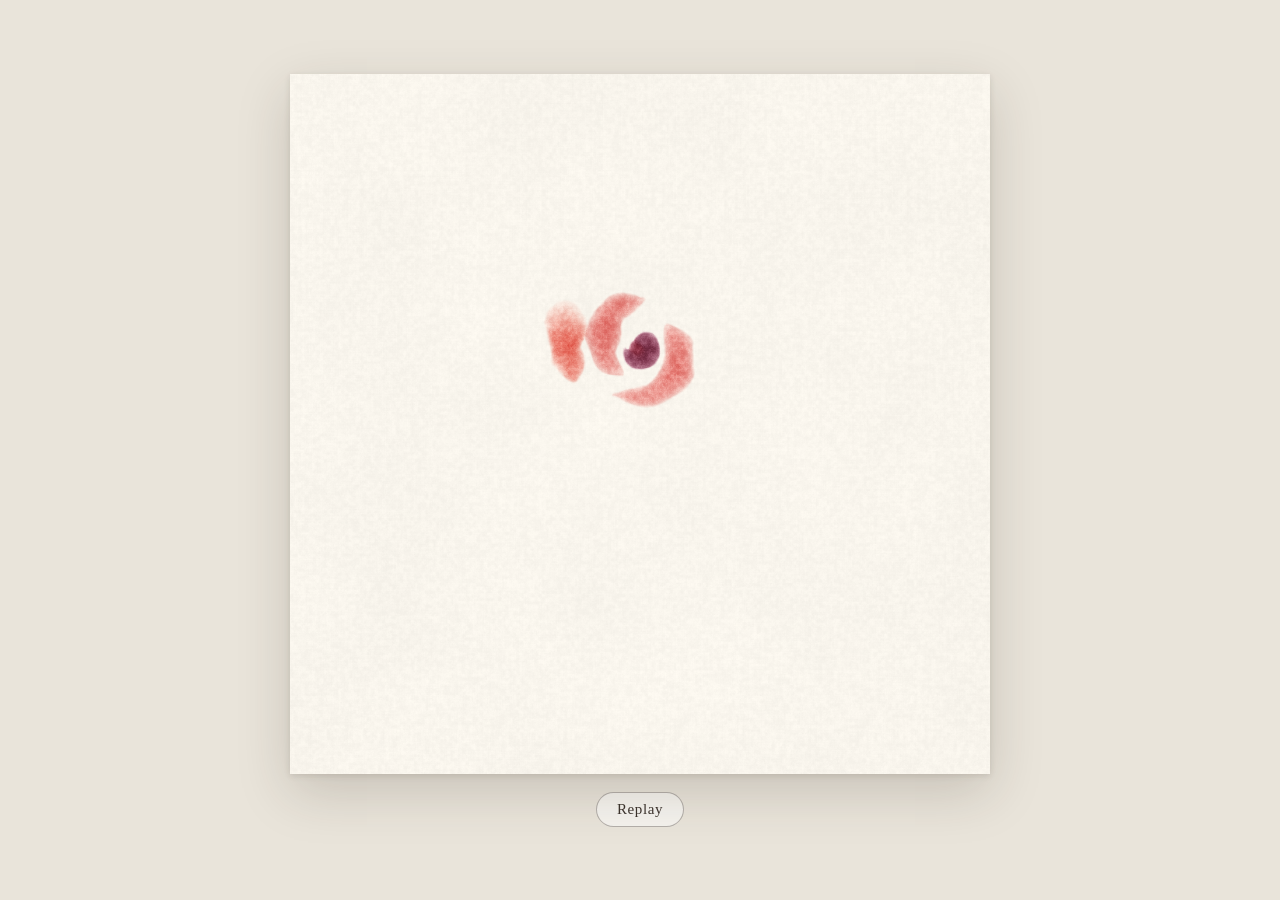
<file: watercolor/index.html>
<!DOCTYPE html>
<html lang="en">
<head>
  <meta charset="UTF-8" />
  <meta name="viewport" content="width=device-width, initial-scale=1.0" />
  <title>Watercolor Rose</title>
  <style>
    :root {
      --paper: #f6f2ea;
      --ink: #3b332c;
    }
    html, body {
      margin: 0;
      padding: 0;
      background: #e9e4da;
      color: var(--ink);
      font-family: Georgia, "Times New Roman", serif;
      -webkit-font-smoothing: antialiased;
    }
    main {
      min-height: 100vh;
      display: flex;
      flex-direction: column;
      align-items: center;
      justify-content: center;
      gap: 18px;
      padding: 24px 16px;
      box-sizing: border-box;
    }
    .frame {
      width: min(90vw, 700px);
      aspect-ratio: 1;
      background: var(--paper);
      box-shadow: 0 18px 50px rgba(50, 40, 30, 0.18), 0 2px 6px rgba(50, 40, 30, 0.12);
      position: relative;
    }
    #watercolor {
      display: block;
      width: 100%;
      height: 100%;
      background: var(--paper);
    }
    .controls {
      display: flex;
      gap: 12px;
      align-items: center;
    }
    #replay {
      appearance: none;
      border: 1px solid rgba(59, 51, 44, 0.35);
      background: rgba(255, 255, 255, 0.55);
      color: var(--ink);
      font: inherit;
      font-size: 15px;
      letter-spacing: 0.04em;
      padding: 8px 20px;
      border-radius: 999px;
      cursor: pointer;
      transition: background 0.15s ease, opacity 0.2s ease;
    }
    #replay:hover { background: rgba(255, 255, 255, 0.9); }
    #replay:disabled { opacity: 0.4; cursor: default; }
    .hint {
      font-size: 12px;
      opacity: 0.55;
      letter-spacing: 0.03em;
    }
    .lil-gui { --width: 280px; }
  </style>
  <script type="module" crossorigin src="./assets/index-CNbezT2S.js"></script>
</head>
<body>
  <main>
    <div class="frame">
      <canvas id="watercolor" aria-label="Watercolor rose being painted"></canvas>
    </div>
    <div class="controls">
      <button id="replay" type="button">Replay</button>
    </div>
    <div class="hint">press D for the developer panel</div>
  </main>
</body>
</html>
</file>
<file: dogbingo/app.css>
@font-face{font-family:Nunito;font-style:normal;font-display:swap;font-weight:500;src:url("./assets/nunito-latin-500-normal-PCZ3HJA7.woff2") format("woff2"),url("./assets/nunito-latin-500-normal-HPO6EN4T.woff") format("woff")}@font-face{font-family:Nunito;font-style:normal;font-display:swap;font-weight:700;src:url("./assets/nunito-latin-700-normal-BNRLMBX2.woff2") format("woff2"),url("./assets/nunito-latin-700-normal-OPDVKG55.woff") format("woff")}@font-face{font-family:Nunito;font-style:normal;font-display:swap;font-weight:900;src:url("./assets/nunito-latin-900-normal-RNORHODW.woff2") format("woff2"),url("./assets/nunito-latin-900-normal-QXVDGIBR.woff") format("woff")}:root{--background: #fff8ee;--surface: #ffffff;--surface-muted: #f6ecdc;--foreground: #2b211a;--muted: #7a6a5c;--accent: #e8743b;--accent-strong: #c9531c;--found: #4caf7d;--found-strong: #2f8f5f;--rare: #8a5cf6;--uncommon: #3b82f6;--common: #9ca3af;--border: #e8dcc8;--radius-tile: 14px;--radius-card: 22px;--shadow-tile: 0 1px 2px rgba(43, 33, 26, .08), 0 4px 10px rgba(43, 33, 26, .06);--shadow-pop: 0 10px 30px rgba(43, 33, 26, .18);--touch-min: 44px;--tile-gap: clamp(4px, 1.2vw, 8px);--duration-fast: .12s;--duration-pop: .26s;--duration-spin: 1.6s;--ease-pop: cubic-bezier(.34, 1.56, .64, 1);--safe-top: env(safe-area-inset-top, 0px);--safe-bottom: env(safe-area-inset-bottom, 0px);--font-sans: "Nunito", ui-rounded, system-ui, -apple-system, "Segoe UI", sans-serif;--danger: #b91c1c}*,*:before,*:after{box-sizing:border-box}html,body{height:100%;margin:0;overscroll-behavior:none;-webkit-text-size-adjust:100%;-webkit-tap-highlight-color:transparent}body{background:var(--background);color:var(--foreground);font-family:var(--font-sans);font-weight:500;line-height:1.5;min-height:100dvh;overflow-x:hidden;touch-action:manipulation;user-select:none;-webkit-user-select:none;-webkit-font-smoothing:antialiased;-moz-osx-font-smoothing:grayscale}h1,h2,p,ul,dl,dd{margin:0}ul{padding:0;list-style:none}a{color:inherit;text-decoration:none}button{font:inherit;color:inherit;background:none;border:0;padding:0;cursor:pointer}img{display:block}[hidden]{display:none!important}@keyframes pop{0%{transform:scale(1)}40%{transform:scale(1.12)}to{transform:scale(1)}}@keyframes stamp-in{0%{transform:scale(2.2) rotate(-18deg);opacity:0}60%{transform:scale(.92) rotate(-8deg);opacity:1}to{transform:scale(1) rotate(-8deg);opacity:1}}@keyframes settle{0%{transform:translateY(-6px) scale(1.06)}60%{transform:translateY(2px) scale(.98)}to{transform:translateY(0) scale(1)}}@keyframes confetti-fall{0%{transform:translateY(-10vh) rotate(0);opacity:1}to{transform:translateY(110vh) rotate(720deg);opacity:.8}}@keyframes rise{0%{transform:translateY(24px);opacity:0}to{transform:translateY(0);opacity:1}}.anim-pop{animation:pop var(--duration-pop) var(--ease-pop)}.anim-stamp{animation:stamp-in var(--duration-pop) var(--ease-pop) both}.anim-settle{animation:settle .36s var(--ease-pop)}.anim-rise{animation:rise .32s ease-out both}@media(prefers-reduced-motion:reduce){.anim-pop,.anim-stamp,.anim-settle,.anim-rise{animation:none}*{transition-duration:.01ms!important}}.muted{color:var(--muted)}.font-bold{font-weight:700}.text-sm{font-size:.875rem;line-height:1.25rem}.pt-1{padding-top:.25rem}.pt-2{padding-top:.5rem}.pt-4{padding-top:1rem}.pt-6{padding-top:1.5rem}.pt-8{padding-top:2rem}.pt-10{padding-top:2.5rem}.spacer{flex:1}.stack{display:flex;flex-direction:column;gap:.5rem}.press{transition:transform var(--duration-fast) ease-out}.press:active{transform:scale(.98)}:focus-visible{outline:none;box-shadow:0 0 0 4px var(--accent)}.screen{margin:0 auto;display:flex;flex-direction:column;max-width:28rem;min-height:100dvh;padding:calc(var(--safe-top) + 32px) 20px calc(var(--safe-bottom) + 24px)}.screen--options{padding-top:calc(var(--safe-top) + 16px)}.screen--center{align-items:center;justify-content:center}.center-stack{display:flex;flex-direction:column;align-items:center;gap:1rem}.screen--play{height:100dvh;min-height:0;overflow:hidden;padding:calc(var(--safe-top) + 8px) 12px calc(var(--safe-bottom) + 12px)}.eyebrow{color:var(--accent-strong);font-size:.875rem;font-weight:900;letter-spacing:.1em;text-transform:uppercase}.h1{padding-top:.25rem;font-size:3rem;line-height:1;font-weight:900;letter-spacing:-.025em}.h1--sm{padding-top:.5rem;font-size:2.25rem;line-height:2.5rem}.lead{color:var(--muted);padding-top:.75rem;font-size:1.125rem;line-height:1.75rem}.h2{font-size:.875rem;font-weight:900;letter-spacing:.025em;text-transform:uppercase}.hint{color:var(--muted);padding-top:2.5rem;text-align:center;font-size:.75rem}.btn{display:inline-flex;align-items:center;justify-content:center;gap:.5rem;min-height:var(--touch-min);border-radius:9999px;font-weight:900;line-height:1.25}.btn--primary{background:var(--accent);color:#fff;padding:.75rem 1.25rem;font-size:1.125rem}.btn--surface{background:var(--surface);padding:.75rem 1.25rem;font-size:1.125rem;box-shadow:var(--shadow-tile)}.btn--muted-bg{background:var(--surface-muted);padding:.75rem 1.25rem;font-size:1.125rem;font-weight:700}.btn--text{color:var(--muted);padding:.5rem 0;font-weight:700}.btn--danger{color:var(--danger);padding:0 .5rem;font-weight:700}.btn--back{align-self:flex-start}.btn--cta{margin-top:2rem;min-height:3.5rem;padding:1rem 1.25rem;font-size:1.25rem;box-shadow:var(--shadow-pop)}.btn--cta:active{transform:scale(.95)}.btn--cta:disabled{opacity:.4}.btn--invite{margin-top:.75rem;width:100%}.icon-btn{min-height:var(--touch-min);padding:.5rem .75rem;font-size:1.125rem}.continue-card{display:flex;align-items:center;justify-content:space-between;min-height:var(--touch-min);margin-bottom:1rem;padding:1rem;border-radius:var(--radius-card);background:var(--accent);color:#fff;box-shadow:var(--shadow-pop)}.continue-card__title{display:block;font-size:1.25rem;font-weight:900}.continue-card__sub{display:block;font-size:.875rem;opacity:.9}.continue-card__arrow{font-size:1.5rem;font-weight:900}.theme-list{display:flex;flex-direction:column;gap:.75rem;padding-top:.75rem}.theme-card{display:flex;align-items:center;gap:1rem;padding:1rem;border-radius:var(--radius-card);background:var(--surface);box-shadow:var(--shadow-tile)}.theme-card__icon{display:flex;align-items:center;justify-content:center;flex-shrink:0;width:4rem;height:4rem;border-radius:1rem;background:var(--accent);font-size:2.25rem;line-height:1}.theme-card__body{min-width:0}.theme-card__name{display:block;font-size:1.5rem;font-weight:900;line-height:2rem}.theme-card__desc{display:block;color:var(--muted)}.theme-card__meta{display:block;color:var(--muted);padding-top:.25rem;font-size:.75rem;font-weight:700}.radio-group{display:flex;flex-direction:column;gap:.75rem;padding-top:.75rem}.radio-card{display:block;width:100%;padding:1rem;border:4px solid transparent;border-radius:var(--radius-tile);background:var(--surface);box-shadow:var(--shadow-tile);text-align:left}.radio-card[aria-checked=true]{border-color:var(--accent)}.radio-card__label{display:block;font-size:1.25rem;font-weight:900}.radio-card__blurb{display:block;color:var(--muted);padding-top:.25rem}.toggle-row{display:flex;align-items:center;justify-content:space-between;gap:1rem;min-height:var(--touch-min);margin-top:1.5rem;padding:1rem;border-radius:var(--radius-tile);background:var(--surface);box-shadow:var(--shadow-tile)}.toggle-row__title{display:block;font-weight:900}.toggle-row__sub{display:block;color:var(--muted);font-size:.875rem}.checkbox{width:1.75rem;height:1.75rem;accent-color:var(--accent)}.alert{color:var(--danger);padding-top:.75rem;font-size:.875rem;font-weight:700}.alert--play{padding:.5rem .25rem 0}.play-header{display:flex;align-items:center;justify-content:space-between;padding:.5rem .25rem}.play-title{font-size:1.125rem;line-height:1.25;font-weight:900}.play-mode{color:var(--muted);font-size:.75rem;font-weight:700}.pills{display:flex;align-items:center;gap:.5rem}.pill{display:inline-block;padding:.375rem .75rem;border-radius:9999px;font-size:.875rem;font-weight:900;white-space:nowrap;box-shadow:var(--shadow-tile)}.pill--surface{background:var(--surface)}.pill--accent{background:var(--accent);color:#fff}.pill--muted{background:var(--surface-muted);color:var(--muted)}.grid-area{flex:1;min-height:0;padding:.25rem 0}.card-grid{display:grid;width:100%;height:100%;gap:var(--tile-gap)}.card-grid>*{min-width:0;min-height:0}.play-footer{display:flex;align-items:center;justify-content:space-between;padding:.75rem .25rem 0}.confirm-inline{display:flex;align-items:center;gap:.5rem;font-size:.875rem;font-weight:700}.tile{position:relative;width:100%;height:100%;overflow:hidden;border-radius:var(--radius-tile);background:var(--surface);box-shadow:var(--shadow-tile);user-select:none;outline:none}.tile:focus-visible,.tile--busy{box-shadow:var(--shadow-tile),0 0 0 4px var(--accent)}.tile--free{display:flex;align-items:center;justify-content:center;background:var(--accent);color:var(--surface);text-align:center;font-size:clamp(11px,3vw,16px);font-weight:900;letter-spacing:.025em}.tile--empty{background:var(--surface-muted);box-shadow:none}.tile__art{position:absolute;inset:0;display:flex;align-items:center;justify-content:center;overflow:hidden;transition:filter .15s,opacity .15s}.tile__art--found{opacity:.6;filter:saturate(.5)}.tile__img{width:100%;height:auto;max-height:100%;object-fit:contain}.tile__img--detail{width:100%;height:auto;max-height:none}.placeholder{display:flex;align-items:center;justify-content:center;width:100%;height:100%;line-height:1}.placeholder__emoji{filter:drop-shadow(0 2px 2px rgba(0,0,0,.15))}.tile__label{position:absolute;inset-inline:0;bottom:0;padding:1rem .25rem .25rem;background:linear-gradient(to top,rgba(0,0,0,.6),transparent)}.tile__label--respin{padding-right:1.5rem}.tile__label-text{display:-webkit-box;-webkit-box-orient:vertical;-webkit-line-clamp:2;overflow:hidden;text-align:center;font-size:clamp(9px,2.6vw,13px);line-height:1.25;font-weight:700;color:#fff;filter:drop-shadow(0 1px 2px rgb(0 0 0 / .1)) drop-shadow(0 1px 1px rgb(0 0 0 / .06))}.tile__pip{position:absolute;top:.25rem;left:.25rem;padding:0 .375rem;border-radius:9999px;font-size:9px;line-height:1.5;font-weight:900;color:#fff}.pip--common{background:var(--common)}.pip--uncommon{background:var(--uncommon)}.pip--rare{background:var(--rare)}.chip--common{background:var(--common)}.chip--uncommon{background:var(--uncommon)}.chip--rare{background:var(--rare)}.tile__stamp-host{display:contents}.tile__stamp{position:absolute;inset:0;display:flex;align-items:center;justify-content:center;pointer-events:none;container-type:size}.tile__stamp-circle{display:flex;align-items:center;justify-content:center;width:min(52%,52cqh);aspect-ratio:1;border-radius:9999px;border:4px solid #fff;background:var(--found);box-shadow:var(--shadow-pop)}.tile__stamp-check{width:65%;height:65%}.tile__info,.tile__respin{position:absolute;display:flex;padding:.25rem}.tile__info{top:0;right:0;width:min(max(30%,28px),42%);height:min(max(30%,28px),42%);align-items:flex-start;justify-content:flex-end}.tile__info-chip{display:flex;align-items:center;justify-content:center;width:1.25rem;height:1.25rem;border-radius:9999px;background:#ffffffe6;color:var(--foreground);font-size:11px;font-weight:900;box-shadow:0 1px 3px #0000001a,0 1px 2px #0000000f}.tile__respin{right:0;bottom:0;width:min(max(32%,30px),44%);height:min(max(32%,30px),44%);align-items:flex-end;justify-content:flex-end}.tile__respin-chip{display:flex;align-items:center;justify-content:center;width:22px;height:22px;border-radius:9999px;background:var(--accent);color:#fff;box-shadow:0 1px 3px #0000001a,0 1px 2px #0000000f}.tile__respin-icon{width:1rem;height:1rem}.overlay{position:fixed;inset:0;z-index:50;display:flex;align-items:center;justify-content:center;padding:1.5rem;background:#0009}.overlay--bottom{z-index:40;align-items:flex-end;padding:0;background:#00000080}.overlay__panel{width:100%;max-width:24rem;padding:1.5rem;border-radius:var(--radius-card);background:var(--surface);text-align:center;box-shadow:var(--shadow-pop);animation:rise .32s ease-out both}.overlay__panel--sheet{max-width:28rem;max-height:92dvh;padding:0 0 calc(var(--safe-bottom) + 16px);overflow-y:auto;border-radius:var(--radius-card) var(--radius-card) 0 0;text-align:left}.overlay__title{font-size:1.5rem;font-weight:900}@media(prefers-reduced-motion:reduce){.overlay__panel{animation:none}}.qr-img{width:100%;max-width:280px;margin:1rem auto 0;border:4px solid var(--border);border-radius:1rem}.invite-url{color:var(--muted);padding-top:.5rem;font-size:.75rem;word-break:break-all}.sheet-header{position:sticky;top:0;z-index:10;display:flex;align-items:center;justify-content:space-between;padding:.75rem 1rem .5rem;background:var(--surface)}.chip{padding:.125rem .5rem;border-radius:9999px;color:#fff;font-size:.75rem;font-weight:900;text-transform:uppercase}.close-btn{display:flex;align-items:center;justify-content:center;width:2.75rem;height:2.75rem;border-radius:9999px;background:var(--surface-muted);font-size:1.25rem;font-weight:900}.sheet-art{margin:0 1rem;overflow:hidden;border-radius:var(--radius-card)}.sheet-title{padding:1rem 1rem 0;font-size:1.5rem;font-weight:900}.sheet-desc{color:var(--muted);padding:.25rem 1rem 0}.facts{padding:.75rem 1rem 0}.facts__row{padding:.5rem 0}.facts__dt{color:var(--muted);font-size:.75rem;font-weight:700;letter-spacing:.025em;text-transform:uppercase}.facts__dd{font-size:1rem;line-height:1.375}.confetti{position:absolute;inset:0;overflow:hidden;pointer-events:none}.confetti__piece{position:absolute;top:0;display:block;width:.5rem;height:.75rem;border-radius:.125rem}.completion__emoji{font-size:3.75rem;line-height:1}.completion__title{color:var(--accent-strong);padding-top:.5rem;font-size:2.25rem;line-height:2.5rem;font-weight:900;letter-spacing:-.025em}
/*# sourceMappingURL=app.css.map */
</file>
